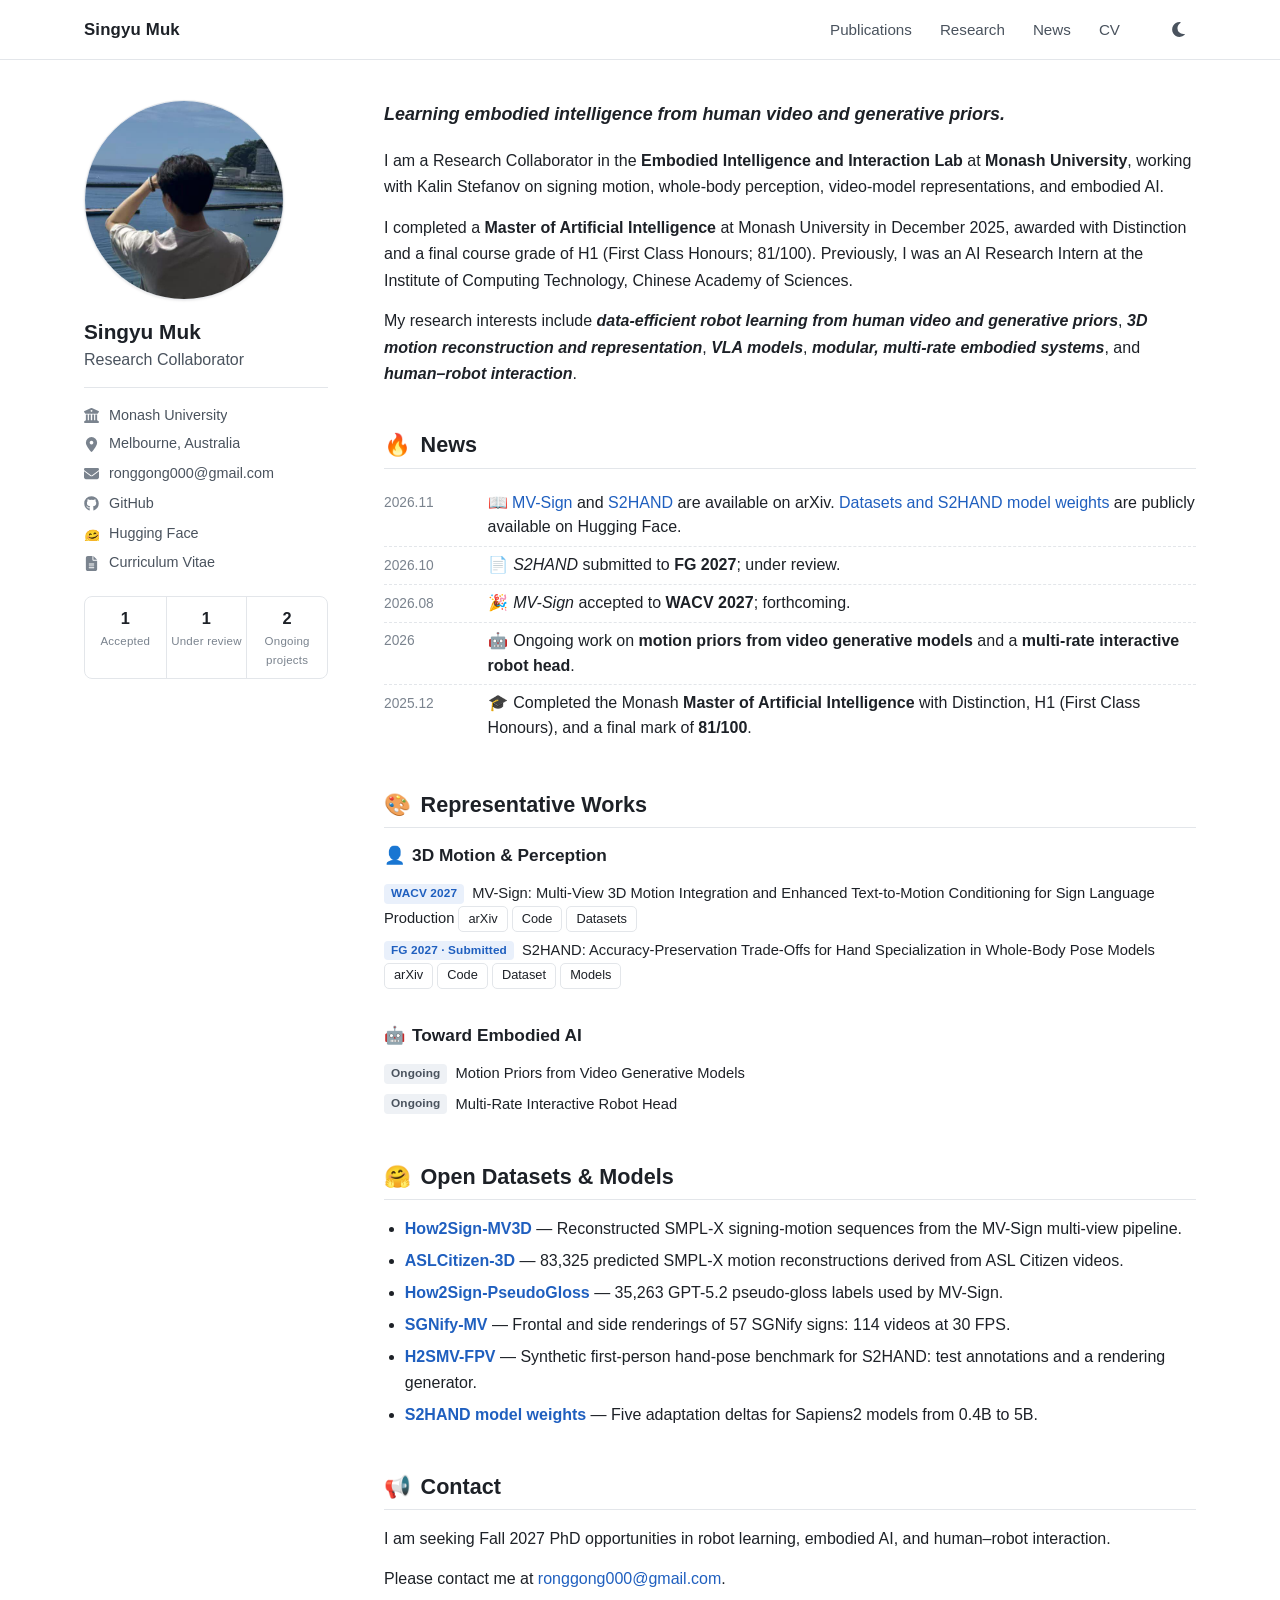
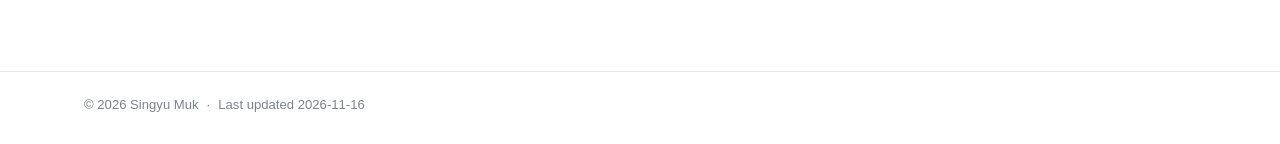
<file: index.html>
<!doctype html><html lang="en"><head><meta charset="utf-8"><meta name="viewport" content="width=device-width, initial-scale=1"><title>Singyu Muk</title><meta name="description" content="Singyu Muk — robot learning, human motion, video generative priors, and human–robot interaction."><meta name="author" content="Singyu Muk"><link rel="stylesheet" href="/assets/style.css?v=20261023"><script>(function(){try{var t=localStorage.getItem('theme');if(t)document.documentElement.setAttribute('data-theme',t)}catch(e){}})();</script></head><body class="page-home"><svg xmlns="http://www.w3.org/2000/svg" style="display:none" aria-hidden="true"><!-- Icons: Font Awesome Free 6.5.2, CC BY 4.0, https://fontawesome.com/license/free --><symbol id="i-envelope" viewBox="0 0 512 512"><path d="M48 64Q28 65 14 78Q1 92 0 112Q1 136 19 150L237 314Q256 326 275 314L493 150Q511 136 512 112Q511 92 498 78Q484 65 464 64H48ZM0 176V384V176V384Q1 411 19 429Q37 447 64 448H448Q475 447 493 429Q511 411 512 384V176L294 339Q277 352 256 352Q235 352 218 339L0 176Z"/></symbol><symbol id="i-location-dot" viewBox="0 0 384 512"><path d="M216 499Q243 466 282 410Q321 355 352 296Q382 237 384 192Q382 110 328 56Q274 2 192 0Q110 2 56 56Q2 110 0 192Q2 237 32 296Q63 355 102 410Q141 466 168 499Q178 511 192 511Q206 511 216 499ZM192 128Q228 129 247 160Q265 192 247 224Q228 255 192 256Q156 255 137 224Q119 192 137 160Q156 129 192 128Z"/></symbol><symbol id="i-building-columns" viewBox="0 0 512 512"><path d="M243 3 19 99 243 3 19 99Q-3 110 1 134Q7 158 32 160V168Q34 190 56 192H456Q478 190 480 168V160Q505 158 511 134Q515 110 493 99L269 3Q256 -3 243 3ZM128 224H64H128H64V420Q63 421 62 421L14 453Q-4 467 1 489Q9 511 32 512H480Q503 511 511 489Q516 467 498 453L450 421Q449 421 449 421Q448 421 448 420V224H384V416H344V224H280V416H232V224H168V416H128V224ZM256 64Q270 64 279 73Q288 82 288 96Q288 110 279 119Q270 128 256 128Q242 128 233 119Q224 110 224 96Q224 82 233 73Q242 64 256 64Z"/></symbol><symbol id="i-moon" viewBox="0 0 384 512"><path d="M224 32Q161 33 111 63Q60 92 30 143Q1 193 0 256Q1 319 31 369Q60 420 111 449Q161 479 224 480Q317 478 379 417Q387 408 382 398Q377 388 365 389Q351 392 335 392Q261 390 211 340Q162 291 160 216Q160 166 184 126Q209 86 249 63Q259 57 257 45Q254 35 242 33Q233 32 223 32Z"/></symbol><symbol id="i-sun" viewBox="0 0 512 512"><path d="M362 1Q369 5 371 13L391 121L499 141Q507 143 511 150Q514 158 509 166L447 256L509 346Q514 354 511 362Q507 369 499 371L391 391L371 499Q369 507 362 511Q354 514 346 509L256 447L166 509Q158 514 151 511Q143 507 141 499L121 391L13 371Q5 369 1 362Q-2 354 3 346L65 256L3 166Q-2 158 1 151Q5 143 13 141L121 121L141 13Q143 5 151 1Q158 -2 166 3L256 65L346 3Q354 -2 362 1ZM160 256Q160 230 173 208Q186 186 208 173Q231 160 256 160Q281 160 304 173Q326 186 339 208Q352 230 352 256Q352 282 339 304Q326 326 304 339Q281 352 256 352Q231 352 208 339Q186 326 173 304Q160 282 160 256ZM384 256Q384 221 367 192Q350 163 320 145Q290 128 256 128Q222 128 192 145Q162 163 145 192Q128 221 128 256Q128 291 145 320Q162 349 192 367Q222 384 256 384Q290 384 320 367Q350 349 367 320Q384 291 384 256Z"/></symbol><symbol id="i-file-lines" viewBox="0 0 384 512"><path d="M64 0Q37 1 19 19Q1 37 0 64V448Q1 475 19 493Q37 511 64 512H320Q347 511 365 493Q383 475 384 448V160H256Q242 160 233 151Q224 142 224 128V0H64ZM256 0V128V0V128H384L256 0ZM112 256H272H112H272Q287 257 288 272Q287 287 272 288H112Q97 287 96 272Q97 257 112 256ZM112 320H272H112H272Q287 321 288 336Q287 351 272 352H112Q97 351 96 336Q97 321 112 320ZM112 384H272H112H272Q287 385 288 400Q287 415 272 416H112Q97 415 96 400Q97 385 112 384Z"/></symbol><symbol id="i-bars" viewBox="0 0 448 512"><path d="M0 96Q0 82 9 73Q18 64 32 64H416Q430 64 439 73Q448 82 448 96Q448 110 439 119Q430 128 416 128H32Q18 128 9 119Q0 110 0 96ZM0 256Q0 242 9 233Q18 224 32 224H416Q430 224 439 233Q448 242 448 256Q448 270 439 279Q430 288 416 288H32Q18 288 9 279Q0 270 0 256ZM448 416Q448 430 439 439Q430 448 416 448H32Q18 448 9 439Q0 430 0 416Q0 402 9 393Q18 384 32 384H416Q430 384 439 393Q448 402 448 416Z"/></symbol><symbol id="i-github" viewBox="0 0 496 512"><path d="M166 397Q165 401 161 401Q155 401 155 397Q156 394 160 394Q165 394 166 397ZM135 393Q134 396 139 398Q144 399 145 396Q146 392 141 391Q136 390 135 393ZM179 391Q174 392 174 396Q175 399 180 399Q185 397 185 394Q184 391 179 391ZM245 8Q138 10 70 78Q2 146 0 252Q1 337 47 401Q93 465 170 491Q188 492 187 479Q187 475 187 464Q187 441 187 418Q185 418 168 420Q150 421 130 416Q110 410 102 388Q102 386 94 372Q86 359 74 351Q72 350 66 343Q59 337 76 336Q77 335 90 340Q103 344 114 362Q132 389 153 389Q175 389 187 383Q191 359 203 349Q159 347 126 327Q93 308 91 238Q91 218 97 205Q102 192 114 180Q112 174 110 156Q108 138 117 112Q135 109 159 123Q184 136 186 139Q186 139 186 139Q216 130 249 130Q281 130 312 139Q312 138 325 130Q337 122 353 116Q369 109 381 112Q390 138 388 156Q386 174 383 180Q395 192 402 205Q409 218 409 238Q408 286 392 309Q375 331 349 339Q323 347 294 349Q310 360 311 395Q311 432 311 461Q311 474 311 479Q310 492 328 491Q404 465 450 401Q495 337 496 252Q495 182 462 127Q428 72 372 40Q315 9 245 8ZM97 353Q95 355 98 358Q101 361 103 359Q105 357 102 354Q100 351 97 353ZM86 345Q86 347 89 349Q92 350 93 348Q94 346 91 344Q88 343 86 345ZM119 380Q117 383 120 387Q124 390 127 388Q128 385 125 381Q121 378 119 380ZM107 366Q105 368 107 372Q110 375 113 374Q115 372 113 368Q110 364 107 366Z"/></symbol></svg><a class="skip-link" href="#main">Skip to content</a><header class="masthead"><div class="container masthead-inner"><a class="site-title" href="/">Singyu Muk</a><nav class="nav" id="site-nav" aria-label="Main"><a href="/publications/">Publications</a><a href="/research/">Research</a><a href="/news/">News</a><a href="/cv/">CV</a></nav><div class="masthead-actions"><button class="icon-btn theme-toggle" type="button" aria-label="Toggle dark mode" title="Toggle dark mode"><svg class="icon show-light" aria-hidden="true"><use href="#i-moon"/></svg><svg class="icon show-dark" aria-hidden="true"><use href="#i-sun"/></svg></button><button class="icon-btn nav-toggle" type="button" aria-label="Menu" aria-controls="site-nav" aria-expanded="false"><svg class="icon" aria-hidden="true"><use href="#i-bars"/></svg></button></div></div></header><div class="container layout"><aside class="sidebar"><div class="profile"><a class="avatar-link" href="/"><img class="avatar" src="/images/avatar.png" alt="Singyu Muk" width="240" height="240"></a><div class="profile-id"><p class="profile-name">Singyu Muk</p><p class="profile-position">Research Collaborator</p></div></div><ul class="profile-meta"><li class="wrap"><svg class="icon" aria-hidden="true"><use href="#i-building-columns"/></svg><span>Monash University</span></li><li class=""><svg class="icon" aria-hidden="true"><use href="#i-location-dot"/></svg><span>Melbourne, Australia</span></li><li class=""><svg class="icon" aria-hidden="true"><use href="#i-envelope"/></svg><a href="mailto:ronggong000@gmail.com">ronggong000@gmail.com</a></li><li class=""><svg class="icon" aria-hidden="true"><use href="#i-github"/></svg><a href="https://github.com/ronggong000" rel="me noopener">GitHub</a></li><li><span class="icon" aria-hidden="true">🤗</span><a href="https://huggingface.co/mage0001" rel="me noopener">Hugging Face</a></li><li class=""><svg class="icon" aria-hidden="true"><use href="#i-file-lines"/></svg><a href="/cv/">Curriculum Vitae</a></li></ul><a class="profile-stats" href="/publications/" title="Publication and manuscript status"><span><strong>1</strong>Accepted</span><span><strong>1</strong>Under review</span><span><strong>2</strong>Ongoing projects</span></a></aside><main class="content" id="main"><p class="tagline">Learning embodied intelligence from human video and generative priors.</p><div class="prose intro"><p>I am a Research Collaborator in the <strong>Embodied Intelligence and Interaction Lab</strong> at <strong>Monash University</strong>, working with Kalin Stefanov on signing motion, whole-body perception, video-model representations, and embodied AI.</p><p>I completed a <strong>Master of Artificial Intelligence</strong> at Monash University in December 2025, awarded with Distinction and a final course grade of H1 (First Class Honours; 81/100). Previously, I was an AI Research Intern at the Institute of Computing Technology, Chinese Academy of Sciences.</p><p>My research interests include <strong><em>data-efficient robot learning from human video and generative priors</em></strong>, <strong><em>3D motion reconstruction and representation</em></strong>, <strong><em>VLA models</em></strong>, <strong><em>modular, multi-rate embodied systems</em></strong>, and <strong><em>human–robot interaction</em></strong>.</p></div><section class="section" id="news"><h2 class="section-title"><span class="emoji">🔥</span>News</h2><ul class="news-list"><li class="news-item"><time>2026.11</time><span class="news-text">📖 <a href="https://arxiv.org/abs/2611.07811">MV-Sign</a> and <a href="https://arxiv.org/abs/2611.10416">S2HAND</a> are available on arXiv. <a href="/research/#datasets">Datasets and S2HAND model weights</a> are publicly available on Hugging Face.</span></li><li class="news-item"><time>2026.10</time><span class="news-text"><span class="emoji">📄</span><em>S2HAND</em> submitted to <strong>FG 2027</strong>; under review.</span></li><li class="news-item"><time>2026.08</time><span class="news-text"><span class="emoji">🎉</span><em>MV-Sign</em> accepted to <strong>WACV 2027</strong>; forthcoming.</span></li><li class="news-item"><time>2026</time><span class="news-text"><span class="emoji">🤖</span>Ongoing work on <strong>motion priors from video generative models</strong> and a <strong>multi-rate interactive robot head</strong>.</span></li><li class="news-item"><time>2025.12</time><span class="news-text"><span class="emoji">🎓</span>Completed the Monash <strong>Master of Artificial Intelligence</strong> with Distinction, H1 (First Class Honours), and a final mark of <strong>81/100</strong>.</span></li></ul></section><section class="section" id="research"><h2 class="section-title"><span class="emoji">🎨</span>Representative Works</h2><div class="rep"><h3 class="rep-title"><span class="emoji">👤</span>3D Motion &amp; Perception</h3><ul class="rep-papers"><li><span class="badge venue">WACV 2027</span><a href="/publications/#mv-sign">MV-Sign: Multi-View 3D Motion Integration and Enhanced Text-to-Motion Conditioning for Sign Language Production</a> <a class="btn" href="https://arxiv.org/abs/2611.07811">arXiv</a> <a class="btn" href="https://github.com/ronggong000/MV-Sign">Code</a> <a class="btn" href="/research/#datasets">Datasets</a></li><li><span class="badge venue">FG 2027 · Submitted</span><a href="/publications/#s2hand">S2HAND: Accuracy-Preservation Trade-Offs for Hand Specialization in Whole-Body Pose Models</a> <a class="btn" href="https://arxiv.org/abs/2611.10416">arXiv</a> <a class="btn" href="https://github.com/ronggong000/S2HAND">Code</a> <a class="btn" href="https://huggingface.co/datasets/mage0001/H2SMV-FPV">Dataset</a> <a class="btn" href="https://huggingface.co/mage0001/S2HAND">Models</a></li></ul></div><div class="rep"><h3 class="rep-title"><span class="emoji">🤖</span>Toward Embodied AI</h3><ul class="rep-papers"><li><span class="badge venue is-preprint">Ongoing</span><a href="/research/#ongoing">Motion Priors from Video Generative Models</a></li><li><span class="badge venue is-preprint">Ongoing</span><a href="/research/#ongoing">Multi-Rate Interactive Robot Head</a></li></ul></div></section><section class="section" id="datasets"><h2 class="section-title"><span class="emoji">🤗</span>Open Datasets &amp; Models</h2><div class="prose"><ul><li><a href="https://huggingface.co/datasets/mage0001/How2Sign-MV3D"><strong>How2Sign-MV3D</strong></a> — Reconstructed SMPL-X signing-motion sequences from the MV-Sign multi-view pipeline.</li><li><a href="https://huggingface.co/datasets/mage0001/ASLCitizen-3D"><strong>ASLCitizen-3D</strong></a> — 83,325 predicted SMPL-X motion reconstructions derived from ASL Citizen videos.</li><li><a href="https://huggingface.co/datasets/mage0001/How2Sign-PseudoGloss"><strong>How2Sign-PseudoGloss</strong></a> — 35,263 GPT-5.2 pseudo-gloss labels used by MV-Sign.</li><li><a href="https://huggingface.co/datasets/mage0001/SGNify-MV"><strong>SGNify-MV</strong></a> — Frontal and side renderings of 57 SGNify signs: 114 videos at 30 FPS.</li><li><a href="https://huggingface.co/datasets/mage0001/H2SMV-FPV"><strong>H2SMV-FPV</strong></a> — Synthetic first-person hand-pose benchmark for S2HAND: test annotations and a rendering generator.</li><li><a href="https://huggingface.co/mage0001/S2HAND"><strong>S2HAND model weights</strong></a> — Five adaptation deltas for Sapiens2 models from 0.4B to 5B.</li></ul></div></section><section class="section" id="contact"><h2 class="section-title"><span class="emoji">📢</span>Contact</h2><div class="prose"><p>I am seeking Fall 2027 PhD opportunities in robot learning, embodied AI, and human–robot interaction.</p><p>Please contact me at <a href="mailto:ronggong000@gmail.com">ronggong000@gmail.com</a>.</p></div></section></main></div><footer class="site-footer"><div class="container"><span>© 2026 Singyu Muk</span><span class="sep">·</span><span>Last updated 2026-11-16</span></div></footer><script src="/assets/main.js?v=20261023" defer></script></body></html>
</file>
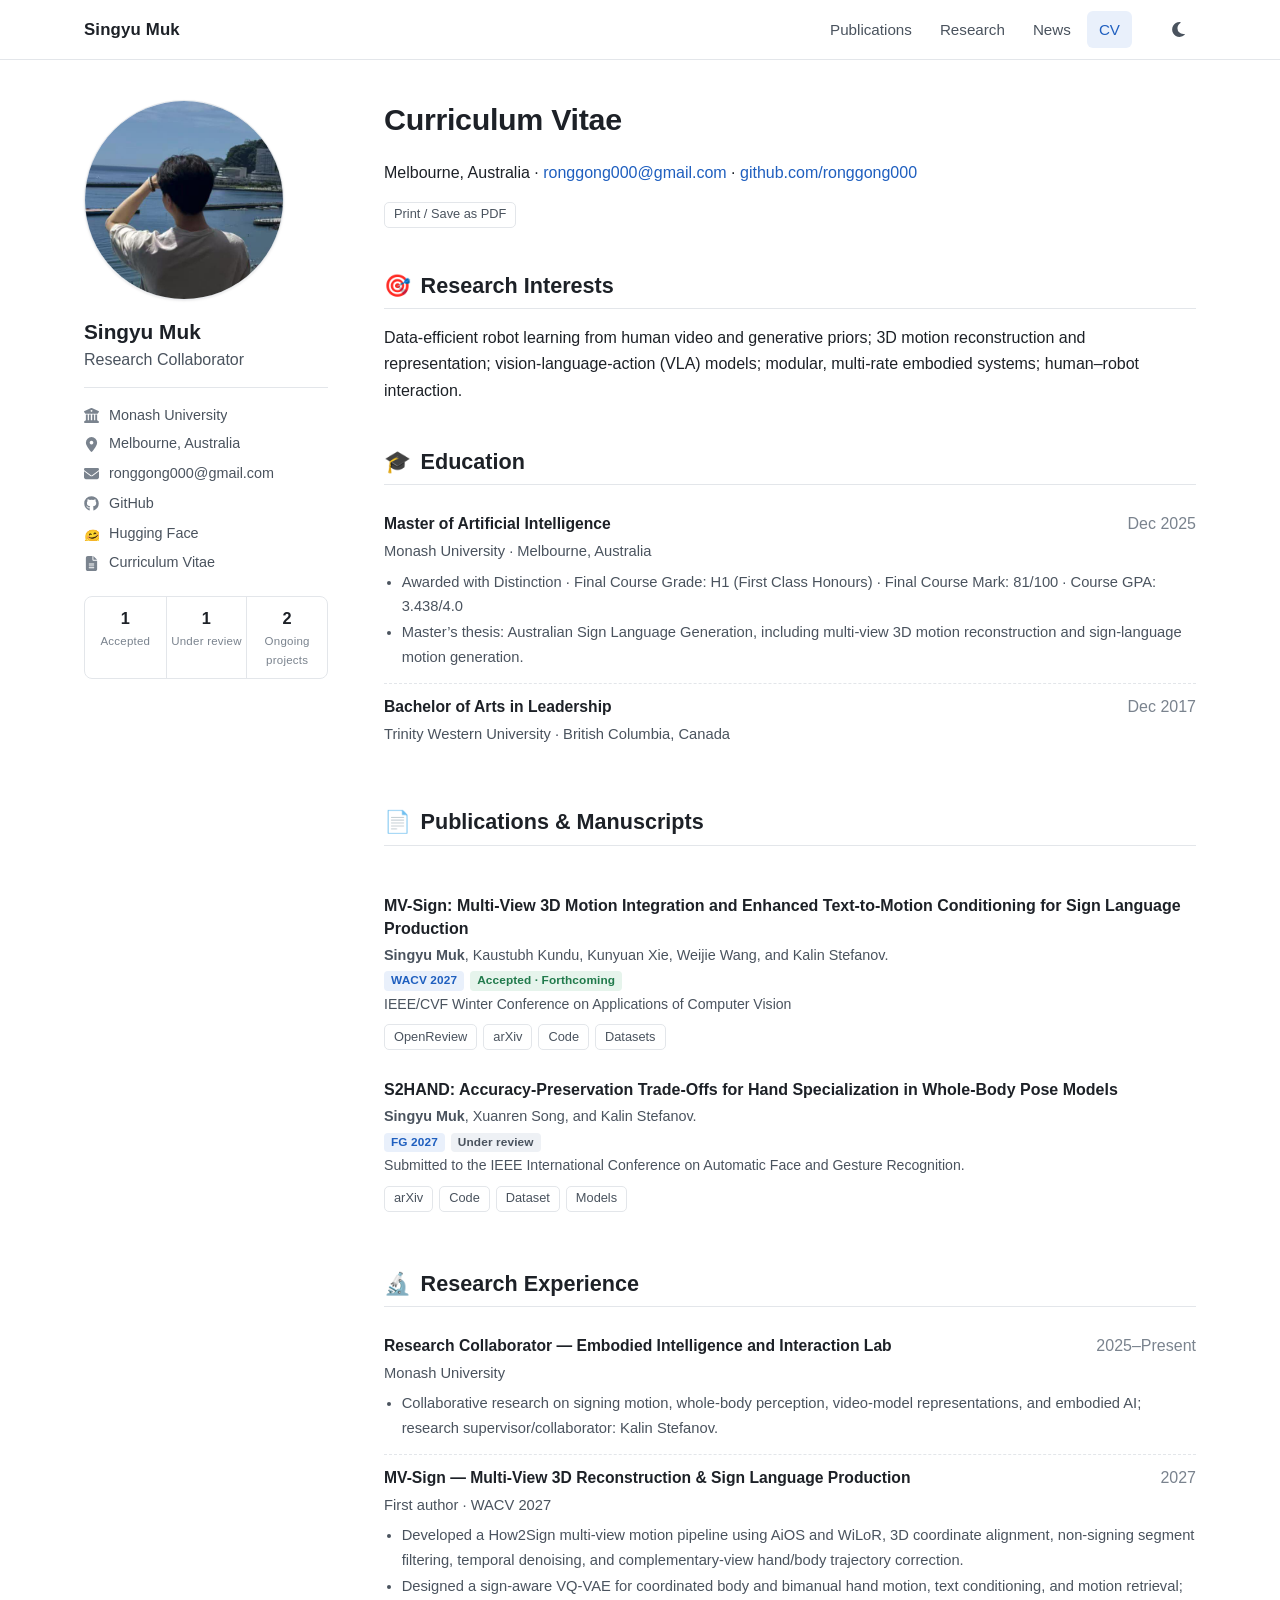
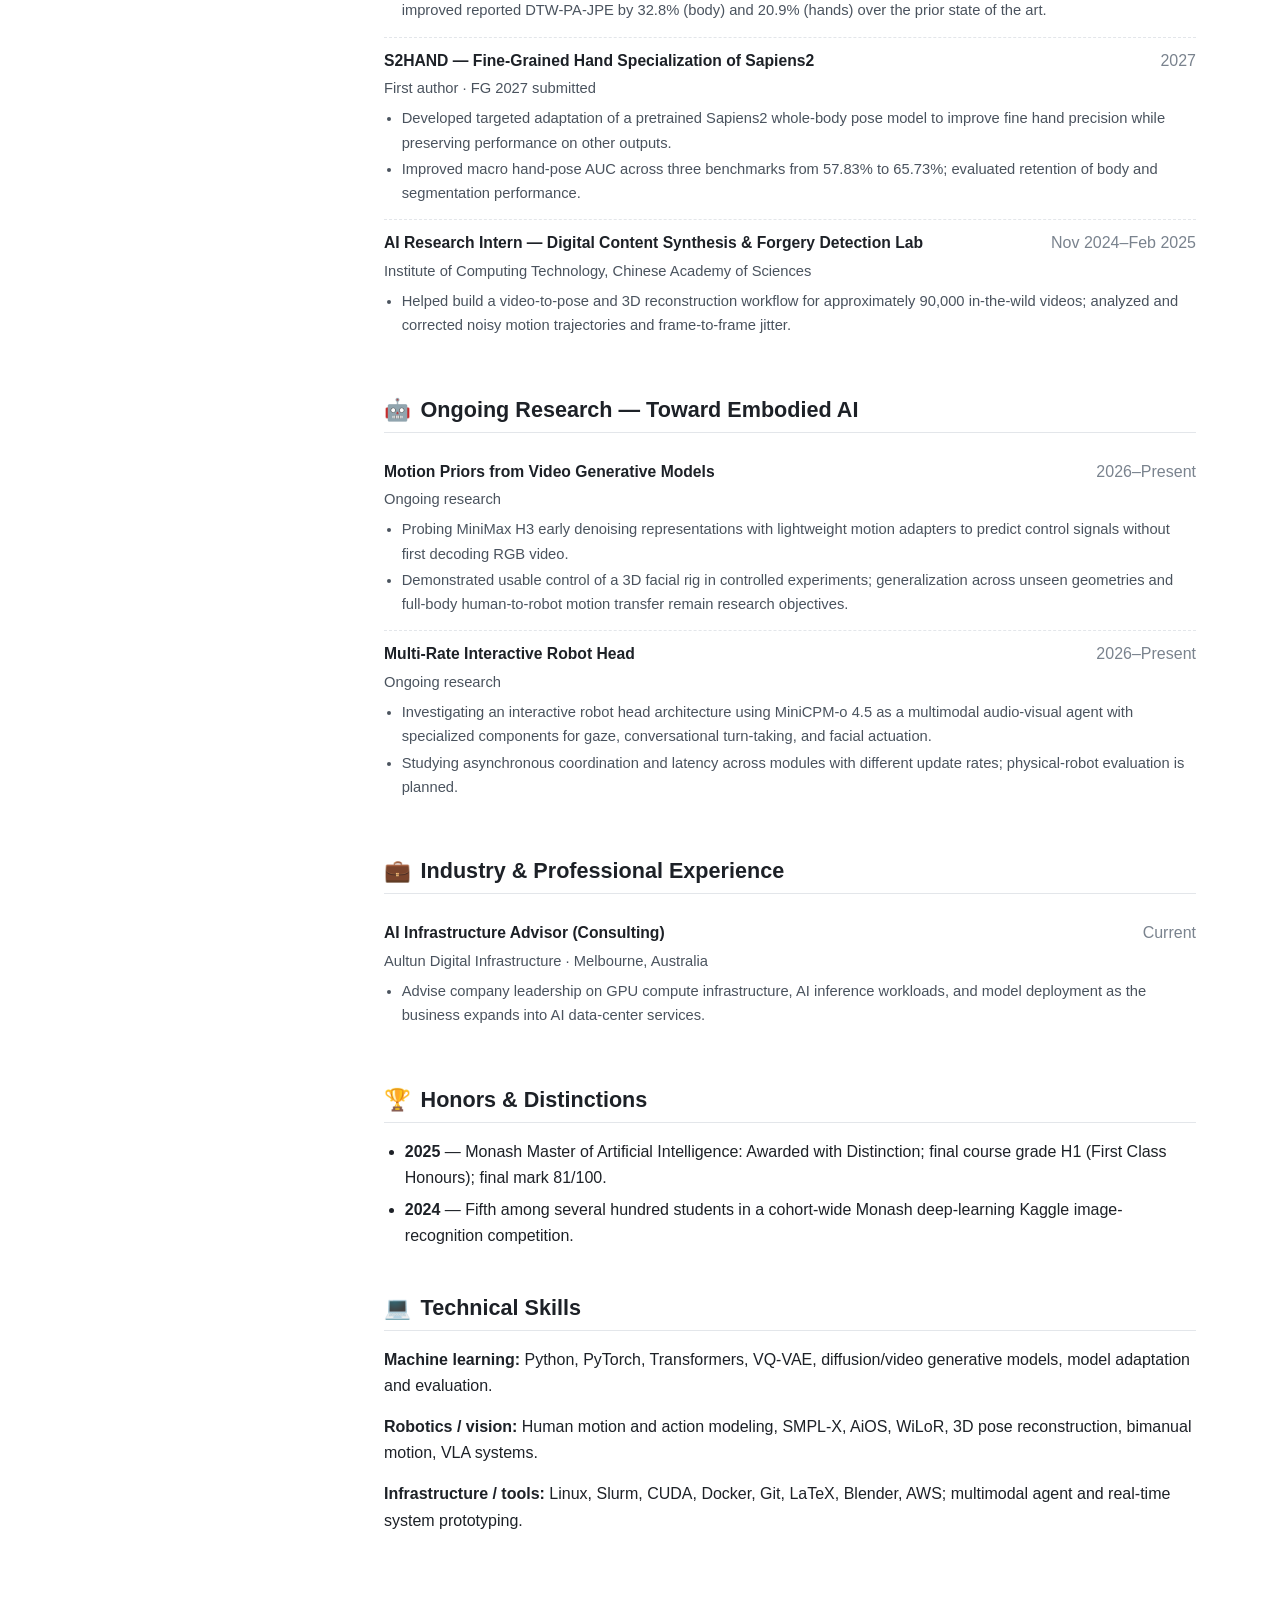
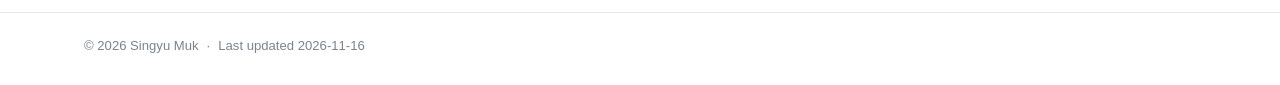
<file: cv/index.html>
<!doctype html><html lang="en"><head><meta charset="utf-8"><meta name="viewport" content="width=device-width, initial-scale=1"><title>CV · Singyu Muk</title><meta name="description" content="Singyu Muk — robot learning, human motion, video generative priors, and human–robot interaction."><meta name="author" content="Singyu Muk"><link rel="stylesheet" href="/assets/style.css?v=20261023"><script>(function(){try{var t=localStorage.getItem('theme');if(t)document.documentElement.setAttribute('data-theme',t)}catch(e){}})();</script></head><body class="page-cv"><svg xmlns="http://www.w3.org/2000/svg" style="display:none" aria-hidden="true"><!-- Icons: Font Awesome Free 6.5.2, CC BY 4.0, https://fontawesome.com/license/free --><symbol id="i-envelope" viewBox="0 0 512 512"><path d="M48 64Q28 65 14 78Q1 92 0 112Q1 136 19 150L237 314Q256 326 275 314L493 150Q511 136 512 112Q511 92 498 78Q484 65 464 64H48ZM0 176V384V176V384Q1 411 19 429Q37 447 64 448H448Q475 447 493 429Q511 411 512 384V176L294 339Q277 352 256 352Q235 352 218 339L0 176Z"/></symbol><symbol id="i-location-dot" viewBox="0 0 384 512"><path d="M216 499Q243 466 282 410Q321 355 352 296Q382 237 384 192Q382 110 328 56Q274 2 192 0Q110 2 56 56Q2 110 0 192Q2 237 32 296Q63 355 102 410Q141 466 168 499Q178 511 192 511Q206 511 216 499ZM192 128Q228 129 247 160Q265 192 247 224Q228 255 192 256Q156 255 137 224Q119 192 137 160Q156 129 192 128Z"/></symbol><symbol id="i-building-columns" viewBox="0 0 512 512"><path d="M243 3 19 99 243 3 19 99Q-3 110 1 134Q7 158 32 160V168Q34 190 56 192H456Q478 190 480 168V160Q505 158 511 134Q515 110 493 99L269 3Q256 -3 243 3ZM128 224H64H128H64V420Q63 421 62 421L14 453Q-4 467 1 489Q9 511 32 512H480Q503 511 511 489Q516 467 498 453L450 421Q449 421 449 421Q448 421 448 420V224H384V416H344V224H280V416H232V224H168V416H128V224ZM256 64Q270 64 279 73Q288 82 288 96Q288 110 279 119Q270 128 256 128Q242 128 233 119Q224 110 224 96Q224 82 233 73Q242 64 256 64Z"/></symbol><symbol id="i-moon" viewBox="0 0 384 512"><path d="M224 32Q161 33 111 63Q60 92 30 143Q1 193 0 256Q1 319 31 369Q60 420 111 449Q161 479 224 480Q317 478 379 417Q387 408 382 398Q377 388 365 389Q351 392 335 392Q261 390 211 340Q162 291 160 216Q160 166 184 126Q209 86 249 63Q259 57 257 45Q254 35 242 33Q233 32 223 32Z"/></symbol><symbol id="i-sun" viewBox="0 0 512 512"><path d="M362 1Q369 5 371 13L391 121L499 141Q507 143 511 150Q514 158 509 166L447 256L509 346Q514 354 511 362Q507 369 499 371L391 391L371 499Q369 507 362 511Q354 514 346 509L256 447L166 509Q158 514 151 511Q143 507 141 499L121 391L13 371Q5 369 1 362Q-2 354 3 346L65 256L3 166Q-2 158 1 151Q5 143 13 141L121 121L141 13Q143 5 151 1Q158 -2 166 3L256 65L346 3Q354 -2 362 1ZM160 256Q160 230 173 208Q186 186 208 173Q231 160 256 160Q281 160 304 173Q326 186 339 208Q352 230 352 256Q352 282 339 304Q326 326 304 339Q281 352 256 352Q231 352 208 339Q186 326 173 304Q160 282 160 256ZM384 256Q384 221 367 192Q350 163 320 145Q290 128 256 128Q222 128 192 145Q162 163 145 192Q128 221 128 256Q128 291 145 320Q162 349 192 367Q222 384 256 384Q290 384 320 367Q350 349 367 320Q384 291 384 256Z"/></symbol><symbol id="i-file-lines" viewBox="0 0 384 512"><path d="M64 0Q37 1 19 19Q1 37 0 64V448Q1 475 19 493Q37 511 64 512H320Q347 511 365 493Q383 475 384 448V160H256Q242 160 233 151Q224 142 224 128V0H64ZM256 0V128V0V128H384L256 0ZM112 256H272H112H272Q287 257 288 272Q287 287 272 288H112Q97 287 96 272Q97 257 112 256ZM112 320H272H112H272Q287 321 288 336Q287 351 272 352H112Q97 351 96 336Q97 321 112 320ZM112 384H272H112H272Q287 385 288 400Q287 415 272 416H112Q97 415 96 400Q97 385 112 384Z"/></symbol><symbol id="i-bars" viewBox="0 0 448 512"><path d="M0 96Q0 82 9 73Q18 64 32 64H416Q430 64 439 73Q448 82 448 96Q448 110 439 119Q430 128 416 128H32Q18 128 9 119Q0 110 0 96ZM0 256Q0 242 9 233Q18 224 32 224H416Q430 224 439 233Q448 242 448 256Q448 270 439 279Q430 288 416 288H32Q18 288 9 279Q0 270 0 256ZM448 416Q448 430 439 439Q430 448 416 448H32Q18 448 9 439Q0 430 0 416Q0 402 9 393Q18 384 32 384H416Q430 384 439 393Q448 402 448 416Z"/></symbol><symbol id="i-github" viewBox="0 0 496 512"><path d="M166 397Q165 401 161 401Q155 401 155 397Q156 394 160 394Q165 394 166 397ZM135 393Q134 396 139 398Q144 399 145 396Q146 392 141 391Q136 390 135 393ZM179 391Q174 392 174 396Q175 399 180 399Q185 397 185 394Q184 391 179 391ZM245 8Q138 10 70 78Q2 146 0 252Q1 337 47 401Q93 465 170 491Q188 492 187 479Q187 475 187 464Q187 441 187 418Q185 418 168 420Q150 421 130 416Q110 410 102 388Q102 386 94 372Q86 359 74 351Q72 350 66 343Q59 337 76 336Q77 335 90 340Q103 344 114 362Q132 389 153 389Q175 389 187 383Q191 359 203 349Q159 347 126 327Q93 308 91 238Q91 218 97 205Q102 192 114 180Q112 174 110 156Q108 138 117 112Q135 109 159 123Q184 136 186 139Q186 139 186 139Q216 130 249 130Q281 130 312 139Q312 138 325 130Q337 122 353 116Q369 109 381 112Q390 138 388 156Q386 174 383 180Q395 192 402 205Q409 218 409 238Q408 286 392 309Q375 331 349 339Q323 347 294 349Q310 360 311 395Q311 432 311 461Q311 474 311 479Q310 492 328 491Q404 465 450 401Q495 337 496 252Q495 182 462 127Q428 72 372 40Q315 9 245 8ZM97 353Q95 355 98 358Q101 361 103 359Q105 357 102 354Q100 351 97 353ZM86 345Q86 347 89 349Q92 350 93 348Q94 346 91 344Q88 343 86 345ZM119 380Q117 383 120 387Q124 390 127 388Q128 385 125 381Q121 378 119 380ZM107 366Q105 368 107 372Q110 375 113 374Q115 372 113 368Q110 364 107 366Z"/></symbol></svg><a class="skip-link" href="#main">Skip to content</a><header class="masthead"><div class="container masthead-inner"><a class="site-title" href="/">Singyu Muk</a><nav class="nav" id="site-nav" aria-label="Main"><a href="/publications/">Publications</a><a href="/research/">Research</a><a href="/news/">News</a><a href="/cv/" class="active">CV</a></nav><div class="masthead-actions"><button class="icon-btn theme-toggle" type="button" aria-label="Toggle dark mode" title="Toggle dark mode"><svg class="icon show-light" aria-hidden="true"><use href="#i-moon"/></svg><svg class="icon show-dark" aria-hidden="true"><use href="#i-sun"/></svg></button><button class="icon-btn nav-toggle" type="button" aria-label="Menu" aria-controls="site-nav" aria-expanded="false"><svg class="icon" aria-hidden="true"><use href="#i-bars"/></svg></button></div></div></header><div class="container layout"><aside class="sidebar"><div class="profile"><a class="avatar-link" href="/"><img class="avatar" src="/images/avatar.png" alt="Singyu Muk" width="240" height="240"></a><div class="profile-id"><p class="profile-name">Singyu Muk</p><p class="profile-position">Research Collaborator</p></div></div><ul class="profile-meta"><li class="wrap"><svg class="icon" aria-hidden="true"><use href="#i-building-columns"/></svg><span>Monash University</span></li><li class=""><svg class="icon" aria-hidden="true"><use href="#i-location-dot"/></svg><span>Melbourne, Australia</span></li><li class=""><svg class="icon" aria-hidden="true"><use href="#i-envelope"/></svg><a href="mailto:ronggong000@gmail.com">ronggong000@gmail.com</a></li><li class=""><svg class="icon" aria-hidden="true"><use href="#i-github"/></svg><a href="https://github.com/ronggong000" rel="me noopener">GitHub</a></li><li><span class="icon" aria-hidden="true">🤗</span><a href="https://huggingface.co/mage0001" rel="me noopener">Hugging Face</a></li><li class=""><svg class="icon" aria-hidden="true"><use href="#i-file-lines"/></svg><a href="/cv/">Curriculum Vitae</a></li></ul><a class="profile-stats" href="/publications/" title="Publication and manuscript status"><span><strong>1</strong>Accepted</span><span><strong>1</strong>Under review</span><span><strong>2</strong>Ongoing projects</span></a></aside><main class="content" id="main"><h1 class="page-title">Curriculum Vitae</h1><p>Melbourne, Australia · <a href="mailto:ronggong000@gmail.com">ronggong000@gmail.com</a> · <a href="https://github.com/ronggong000">github.com/ronggong000</a></p><button class="btn print-cv" type="button">Print / Save as PDF</button><section class="section" id=""><h2 class="section-title"><span class="emoji">🎯</span>Research Interests</h2><div class="prose"><p>Data-efficient robot learning from human video and generative priors; 3D motion reconstruction and representation; vision-language-action (VLA) models; modular, multi-rate embodied systems; human–robot interaction.</p></div></section><section class="section" id="education"><h2 class="section-title"><span class="emoji">🎓</span>Education</h2><article class="cv-item"><div class="cv-head"><strong class="cv-title">Master of Artificial Intelligence</strong><span class="cv-date">Dec 2025</span></div><div class="cv-org">Monash University · Melbourne, Australia</div><ul class="cv-details"><li>Awarded with Distinction · Final Course Grade: H1 (First Class Honours) · Final Course Mark: 81/100 · Course GPA: 3.438/4.0</li><li>Master’s thesis: Australian Sign Language Generation, including multi-view 3D motion reconstruction and sign-language motion generation.</li></ul></article><article class="cv-item"><div class="cv-head"><strong class="cv-title">Bachelor of Arts in Leadership</strong><span class="cv-date">Dec 2017</span></div><div class="cv-org">Trinity Western University · British Columbia, Canada</div><ul class="cv-details"></ul></article></section><section class="section" id=""><h2 class="section-title"><span class="emoji">📄</span>Publications &amp; Manuscripts</h2><div class="pub-group"><article class="pub" id="mv-sign"><div class="pub-body"><h3 class="pub-title">MV-Sign: Multi-View 3D Motion Integration and Enhanced Text-to-Motion Conditioning for Sign Language Production</h3><p class="pub-authors"><strong class="me">Singyu Muk</strong>, Kaustubh Kundu, Kunyuan Xie, Weijie Wang, and Kalin Stefanov.</p><p class="pub-venue"><span class="badge venue">WACV 2027</span><span class="badge note">Accepted · Forthcoming</span><br>IEEE/CVF Winter Conference on Applications of Computer Vision</p><div class="pub-links"><a class="btn" href="https://openreview.net/forum?id=Na9RGcLHpR">OpenReview</a><a class="btn" href="https://arxiv.org/abs/2611.07811">arXiv</a><a class="btn" href="https://github.com/ronggong000/MV-Sign">Code</a> <a class="btn" href="/research/#datasets">Datasets</a></div></div></article><article class="pub" id="s2hand"><div class="pub-body"><h3 class="pub-title">S2HAND: Accuracy-Preservation Trade-Offs for Hand Specialization in Whole-Body Pose Models</h3><p class="pub-authors"><strong class="me">Singyu Muk</strong>, Xuanren Song, and Kalin Stefanov.</p><p class="pub-venue"><span class="badge venue">FG 2027</span><span class="badge rank">Under review</span><br>Submitted to the IEEE International Conference on Automatic Face and Gesture Recognition.</p><div class="pub-links"><a class="btn" href="https://arxiv.org/abs/2611.10416">arXiv</a> <a class="btn" href="https://github.com/ronggong000/S2HAND">Code</a> <a class="btn" href="https://huggingface.co/datasets/mage0001/H2SMV-FPV">Dataset</a> <a class="btn" href="https://huggingface.co/mage0001/S2HAND">Models</a></div></div></article></div></section><section class="section" id="experience"><h2 class="section-title"><span class="emoji">🔬</span>Research Experience</h2><article class="cv-item"><div class="cv-head"><strong class="cv-title">Research Collaborator — Embodied Intelligence and Interaction Lab</strong><span class="cv-date">2025–Present</span></div><div class="cv-org">Monash University</div><ul class="cv-details"><li>Collaborative research on signing motion, whole-body perception, video-model representations, and embodied AI; research supervisor/collaborator: Kalin Stefanov.</li></ul></article><article class="cv-item"><div class="cv-head"><strong class="cv-title">MV-Sign — Multi-View 3D Reconstruction &amp; Sign Language Production</strong><span class="cv-date">2027</span></div><div class="cv-org">First author · WACV 2027</div><ul class="cv-details"><li>Developed a How2Sign multi-view motion pipeline using AiOS and WiLoR, 3D coordinate alignment, non-signing segment filtering, temporal denoising, and complementary-view hand/body trajectory correction.</li><li>Designed a sign-aware VQ-VAE for coordinated body and bimanual hand motion, text conditioning, and motion retrieval; improved reported DTW-PA-JPE by 32.8% (body) and 20.9% (hands) over the prior state of the art.</li></ul></article><article class="cv-item"><div class="cv-head"><strong class="cv-title">S2HAND — Fine-Grained Hand Specialization of Sapiens2</strong><span class="cv-date">2027</span></div><div class="cv-org">First author · FG 2027 submitted</div><ul class="cv-details"><li>Developed targeted adaptation of a pretrained Sapiens2 whole-body pose model to improve fine hand precision while preserving performance on other outputs.</li><li>Improved macro hand-pose AUC across three benchmarks from 57.83% to 65.73%; evaluated retention of body and segmentation performance.</li></ul></article><article class="cv-item"><div class="cv-head"><strong class="cv-title">AI Research Intern — Digital Content Synthesis &amp; Forgery Detection Lab</strong><span class="cv-date">Nov 2024–Feb 2025</span></div><div class="cv-org">Institute of Computing Technology, Chinese Academy of Sciences</div><ul class="cv-details"><li>Helped build a video-to-pose and 3D reconstruction workflow for approximately 90,000 in-the-wild videos; analyzed and corrected noisy motion trajectories and frame-to-frame jitter.</li></ul></article></section><section class="section" id="ongoing"><h2 class="section-title"><span class="emoji">🤖</span>Ongoing Research — Toward Embodied AI</h2><article class="cv-item"><div class="cv-head"><strong class="cv-title">Motion Priors from Video Generative Models</strong><span class="cv-date">2026–Present</span></div><div class="cv-org">Ongoing research</div><ul class="cv-details"><li>Probing MiniMax H3 early denoising representations with lightweight motion adapters to predict control signals without first decoding RGB video.</li><li>Demonstrated usable control of a 3D facial rig in controlled experiments; generalization across unseen geometries and full-body human-to-robot motion transfer remain research objectives.</li></ul></article><article class="cv-item"><div class="cv-head"><strong class="cv-title">Multi-Rate Interactive Robot Head</strong><span class="cv-date">2026–Present</span></div><div class="cv-org">Ongoing research</div><ul class="cv-details"><li>Investigating an interactive robot head architecture using MiniCPM-o 4.5 as a multimodal audio-visual agent with specialized components for gaze, conversational turn-taking, and facial actuation.</li><li>Studying asynchronous coordination and latency across modules with different update rates; physical-robot evaluation is planned.</li></ul></article></section><section class="section" id="industry"><h2 class="section-title"><span class="emoji">💼</span>Industry &amp; Professional Experience</h2><article class="cv-item"><div class="cv-head"><strong class="cv-title">AI Infrastructure Advisor (Consulting)</strong><span class="cv-date">Current</span></div><div class="cv-org">Aultun Digital Infrastructure · Melbourne, Australia</div><ul class="cv-details"><li>Advise company leadership on GPU compute infrastructure, AI inference workloads, and model deployment as the business expands into AI data-center services.</li></ul></article></section><section class="section" id="honors"><h2 class="section-title"><span class="emoji">🏆</span>Honors &amp; Distinctions</h2><div class="prose"><ul><li><strong>2025</strong> — Monash Master of Artificial Intelligence: Awarded with Distinction; final course grade H1 (First Class Honours); final mark 81/100.</li><li><strong>2024</strong> — Fifth among several hundred students in a cohort-wide Monash deep-learning Kaggle image-recognition competition.</li></ul></div></section><section class="section" id="skills"><h2 class="section-title"><span class="emoji">💻</span>Technical Skills</h2><div class="prose"><p><strong>Machine learning:</strong> Python, PyTorch, Transformers, VQ-VAE, diffusion/video generative models, model adaptation and evaluation.</p><p><strong>Robotics / vision:</strong> Human motion and action modeling, SMPL-X, AiOS, WiLoR, 3D pose reconstruction, bimanual motion, VLA systems.</p><p><strong>Infrastructure / tools:</strong> Linux, Slurm, CUDA, Docker, Git, LaTeX, Blender, AWS; multimodal agent and real-time system prototyping.</p></div></section></main></div><footer class="site-footer"><div class="container"><span>© 2026 Singyu Muk</span><span class="sep">·</span><span>Last updated 2026-11-16</span></div></footer><script src="/assets/main.js?v=20261023" defer></script></body></html>
</file>
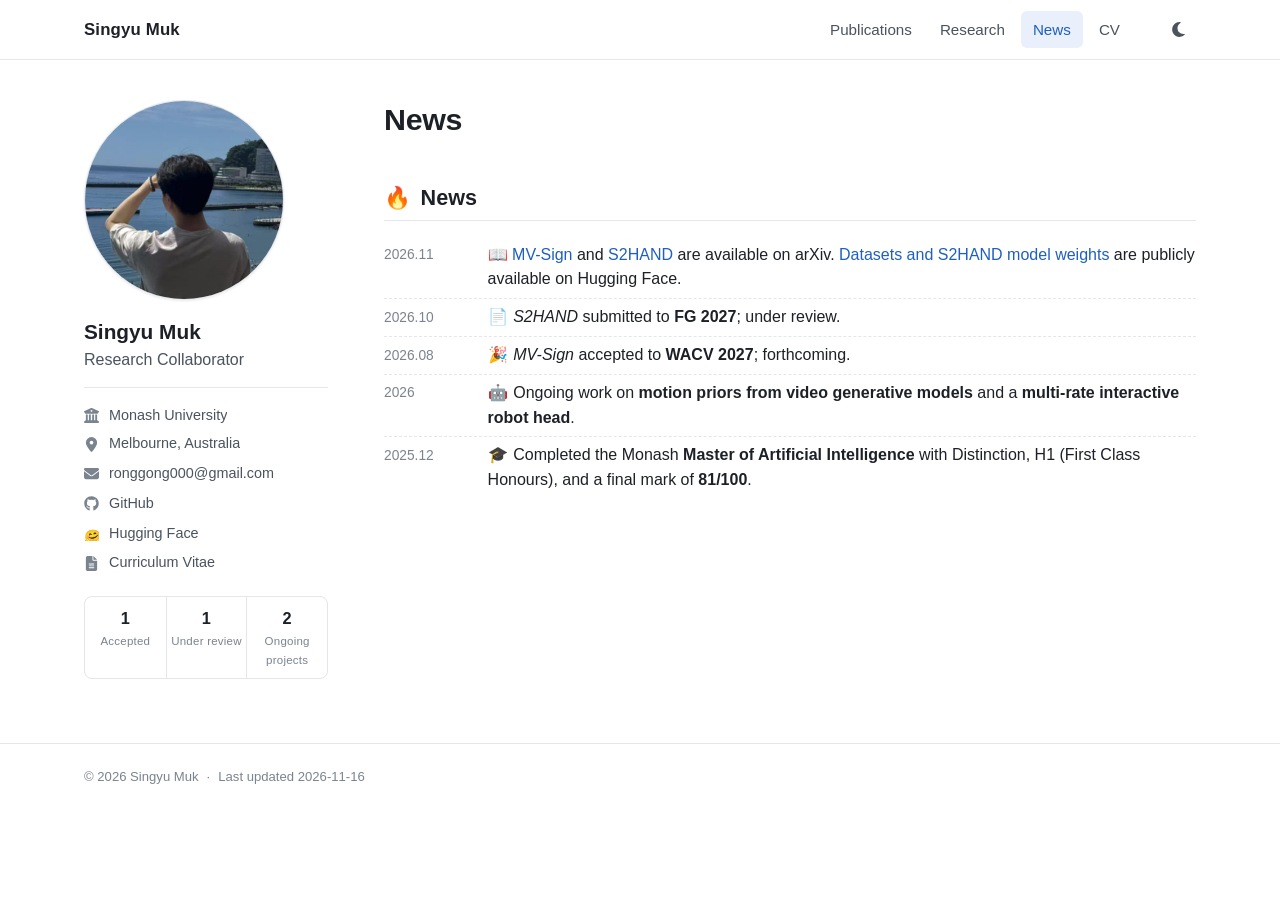
<file: news/index.html>
<!doctype html><html lang="en"><head><meta charset="utf-8"><meta name="viewport" content="width=device-width, initial-scale=1"><title>News · Singyu Muk</title><meta name="description" content="Singyu Muk — robot learning, human motion, video generative priors, and human–robot interaction."><meta name="author" content="Singyu Muk"><link rel="stylesheet" href="/assets/style.css?v=20261023"><script>(function(){try{var t=localStorage.getItem('theme');if(t)document.documentElement.setAttribute('data-theme',t)}catch(e){}})();</script></head><body class="page-news"><svg xmlns="http://www.w3.org/2000/svg" style="display:none" aria-hidden="true"><!-- Icons: Font Awesome Free 6.5.2, CC BY 4.0, https://fontawesome.com/license/free --><symbol id="i-envelope" viewBox="0 0 512 512"><path d="M48 64Q28 65 14 78Q1 92 0 112Q1 136 19 150L237 314Q256 326 275 314L493 150Q511 136 512 112Q511 92 498 78Q484 65 464 64H48ZM0 176V384V176V384Q1 411 19 429Q37 447 64 448H448Q475 447 493 429Q511 411 512 384V176L294 339Q277 352 256 352Q235 352 218 339L0 176Z"/></symbol><symbol id="i-location-dot" viewBox="0 0 384 512"><path d="M216 499Q243 466 282 410Q321 355 352 296Q382 237 384 192Q382 110 328 56Q274 2 192 0Q110 2 56 56Q2 110 0 192Q2 237 32 296Q63 355 102 410Q141 466 168 499Q178 511 192 511Q206 511 216 499ZM192 128Q228 129 247 160Q265 192 247 224Q228 255 192 256Q156 255 137 224Q119 192 137 160Q156 129 192 128Z"/></symbol><symbol id="i-building-columns" viewBox="0 0 512 512"><path d="M243 3 19 99 243 3 19 99Q-3 110 1 134Q7 158 32 160V168Q34 190 56 192H456Q478 190 480 168V160Q505 158 511 134Q515 110 493 99L269 3Q256 -3 243 3ZM128 224H64H128H64V420Q63 421 62 421L14 453Q-4 467 1 489Q9 511 32 512H480Q503 511 511 489Q516 467 498 453L450 421Q449 421 449 421Q448 421 448 420V224H384V416H344V224H280V416H232V224H168V416H128V224ZM256 64Q270 64 279 73Q288 82 288 96Q288 110 279 119Q270 128 256 128Q242 128 233 119Q224 110 224 96Q224 82 233 73Q242 64 256 64Z"/></symbol><symbol id="i-moon" viewBox="0 0 384 512"><path d="M224 32Q161 33 111 63Q60 92 30 143Q1 193 0 256Q1 319 31 369Q60 420 111 449Q161 479 224 480Q317 478 379 417Q387 408 382 398Q377 388 365 389Q351 392 335 392Q261 390 211 340Q162 291 160 216Q160 166 184 126Q209 86 249 63Q259 57 257 45Q254 35 242 33Q233 32 223 32Z"/></symbol><symbol id="i-sun" viewBox="0 0 512 512"><path d="M362 1Q369 5 371 13L391 121L499 141Q507 143 511 150Q514 158 509 166L447 256L509 346Q514 354 511 362Q507 369 499 371L391 391L371 499Q369 507 362 511Q354 514 346 509L256 447L166 509Q158 514 151 511Q143 507 141 499L121 391L13 371Q5 369 1 362Q-2 354 3 346L65 256L3 166Q-2 158 1 151Q5 143 13 141L121 121L141 13Q143 5 151 1Q158 -2 166 3L256 65L346 3Q354 -2 362 1ZM160 256Q160 230 173 208Q186 186 208 173Q231 160 256 160Q281 160 304 173Q326 186 339 208Q352 230 352 256Q352 282 339 304Q326 326 304 339Q281 352 256 352Q231 352 208 339Q186 326 173 304Q160 282 160 256ZM384 256Q384 221 367 192Q350 163 320 145Q290 128 256 128Q222 128 192 145Q162 163 145 192Q128 221 128 256Q128 291 145 320Q162 349 192 367Q222 384 256 384Q290 384 320 367Q350 349 367 320Q384 291 384 256Z"/></symbol><symbol id="i-file-lines" viewBox="0 0 384 512"><path d="M64 0Q37 1 19 19Q1 37 0 64V448Q1 475 19 493Q37 511 64 512H320Q347 511 365 493Q383 475 384 448V160H256Q242 160 233 151Q224 142 224 128V0H64ZM256 0V128V0V128H384L256 0ZM112 256H272H112H272Q287 257 288 272Q287 287 272 288H112Q97 287 96 272Q97 257 112 256ZM112 320H272H112H272Q287 321 288 336Q287 351 272 352H112Q97 351 96 336Q97 321 112 320ZM112 384H272H112H272Q287 385 288 400Q287 415 272 416H112Q97 415 96 400Q97 385 112 384Z"/></symbol><symbol id="i-bars" viewBox="0 0 448 512"><path d="M0 96Q0 82 9 73Q18 64 32 64H416Q430 64 439 73Q448 82 448 96Q448 110 439 119Q430 128 416 128H32Q18 128 9 119Q0 110 0 96ZM0 256Q0 242 9 233Q18 224 32 224H416Q430 224 439 233Q448 242 448 256Q448 270 439 279Q430 288 416 288H32Q18 288 9 279Q0 270 0 256ZM448 416Q448 430 439 439Q430 448 416 448H32Q18 448 9 439Q0 430 0 416Q0 402 9 393Q18 384 32 384H416Q430 384 439 393Q448 402 448 416Z"/></symbol><symbol id="i-github" viewBox="0 0 496 512"><path d="M166 397Q165 401 161 401Q155 401 155 397Q156 394 160 394Q165 394 166 397ZM135 393Q134 396 139 398Q144 399 145 396Q146 392 141 391Q136 390 135 393ZM179 391Q174 392 174 396Q175 399 180 399Q185 397 185 394Q184 391 179 391ZM245 8Q138 10 70 78Q2 146 0 252Q1 337 47 401Q93 465 170 491Q188 492 187 479Q187 475 187 464Q187 441 187 418Q185 418 168 420Q150 421 130 416Q110 410 102 388Q102 386 94 372Q86 359 74 351Q72 350 66 343Q59 337 76 336Q77 335 90 340Q103 344 114 362Q132 389 153 389Q175 389 187 383Q191 359 203 349Q159 347 126 327Q93 308 91 238Q91 218 97 205Q102 192 114 180Q112 174 110 156Q108 138 117 112Q135 109 159 123Q184 136 186 139Q186 139 186 139Q216 130 249 130Q281 130 312 139Q312 138 325 130Q337 122 353 116Q369 109 381 112Q390 138 388 156Q386 174 383 180Q395 192 402 205Q409 218 409 238Q408 286 392 309Q375 331 349 339Q323 347 294 349Q310 360 311 395Q311 432 311 461Q311 474 311 479Q310 492 328 491Q404 465 450 401Q495 337 496 252Q495 182 462 127Q428 72 372 40Q315 9 245 8ZM97 353Q95 355 98 358Q101 361 103 359Q105 357 102 354Q100 351 97 353ZM86 345Q86 347 89 349Q92 350 93 348Q94 346 91 344Q88 343 86 345ZM119 380Q117 383 120 387Q124 390 127 388Q128 385 125 381Q121 378 119 380ZM107 366Q105 368 107 372Q110 375 113 374Q115 372 113 368Q110 364 107 366Z"/></symbol></svg><a class="skip-link" href="#main">Skip to content</a><header class="masthead"><div class="container masthead-inner"><a class="site-title" href="/">Singyu Muk</a><nav class="nav" id="site-nav" aria-label="Main"><a href="/publications/">Publications</a><a href="/research/">Research</a><a href="/news/" class="active">News</a><a href="/cv/">CV</a></nav><div class="masthead-actions"><button class="icon-btn theme-toggle" type="button" aria-label="Toggle dark mode" title="Toggle dark mode"><svg class="icon show-light" aria-hidden="true"><use href="#i-moon"/></svg><svg class="icon show-dark" aria-hidden="true"><use href="#i-sun"/></svg></button><button class="icon-btn nav-toggle" type="button" aria-label="Menu" aria-controls="site-nav" aria-expanded="false"><svg class="icon" aria-hidden="true"><use href="#i-bars"/></svg></button></div></div></header><div class="container layout"><aside class="sidebar"><div class="profile"><a class="avatar-link" href="/"><img class="avatar" src="/images/avatar.png" alt="Singyu Muk" width="240" height="240"></a><div class="profile-id"><p class="profile-name">Singyu Muk</p><p class="profile-position">Research Collaborator</p></div></div><ul class="profile-meta"><li class="wrap"><svg class="icon" aria-hidden="true"><use href="#i-building-columns"/></svg><span>Monash University</span></li><li class=""><svg class="icon" aria-hidden="true"><use href="#i-location-dot"/></svg><span>Melbourne, Australia</span></li><li class=""><svg class="icon" aria-hidden="true"><use href="#i-envelope"/></svg><a href="mailto:ronggong000@gmail.com">ronggong000@gmail.com</a></li><li class=""><svg class="icon" aria-hidden="true"><use href="#i-github"/></svg><a href="https://github.com/ronggong000" rel="me noopener">GitHub</a></li><li><span class="icon" aria-hidden="true">🤗</span><a href="https://huggingface.co/mage0001" rel="me noopener">Hugging Face</a></li><li class=""><svg class="icon" aria-hidden="true"><use href="#i-file-lines"/></svg><a href="/cv/">Curriculum Vitae</a></li></ul><a class="profile-stats" href="/publications/" title="Publication and manuscript status"><span><strong>1</strong>Accepted</span><span><strong>1</strong>Under review</span><span><strong>2</strong>Ongoing projects</span></a></aside><main class="content" id="main"><h1 class="page-title">News</h1><section class="section" id="news"><h2 class="section-title"><span class="emoji">🔥</span>News</h2><ul class="news-list"><li class="news-item"><time>2026.11</time><span class="news-text">📖 <a href="https://arxiv.org/abs/2611.07811">MV-Sign</a> and <a href="https://arxiv.org/abs/2611.10416">S2HAND</a> are available on arXiv. <a href="/research/#datasets">Datasets and S2HAND model weights</a> are publicly available on Hugging Face.</span></li><li class="news-item"><time>2026.10</time><span class="news-text"><span class="emoji">📄</span><em>S2HAND</em> submitted to <strong>FG 2027</strong>; under review.</span></li><li class="news-item"><time>2026.08</time><span class="news-text"><span class="emoji">🎉</span><em>MV-Sign</em> accepted to <strong>WACV 2027</strong>; forthcoming.</span></li><li class="news-item"><time>2026</time><span class="news-text"><span class="emoji">🤖</span>Ongoing work on <strong>motion priors from video generative models</strong> and a <strong>multi-rate interactive robot head</strong>.</span></li><li class="news-item"><time>2025.12</time><span class="news-text"><span class="emoji">🎓</span>Completed the Monash <strong>Master of Artificial Intelligence</strong> with Distinction, H1 (First Class Honours), and a final mark of <strong>81/100</strong>.</span></li></ul></section></main></div><footer class="site-footer"><div class="container"><span>© 2026 Singyu Muk</span><span class="sep">·</span><span>Last updated 2026-11-16</span></div></footer><script src="/assets/main.js?v=20261023" defer></script></body></html>
</file>
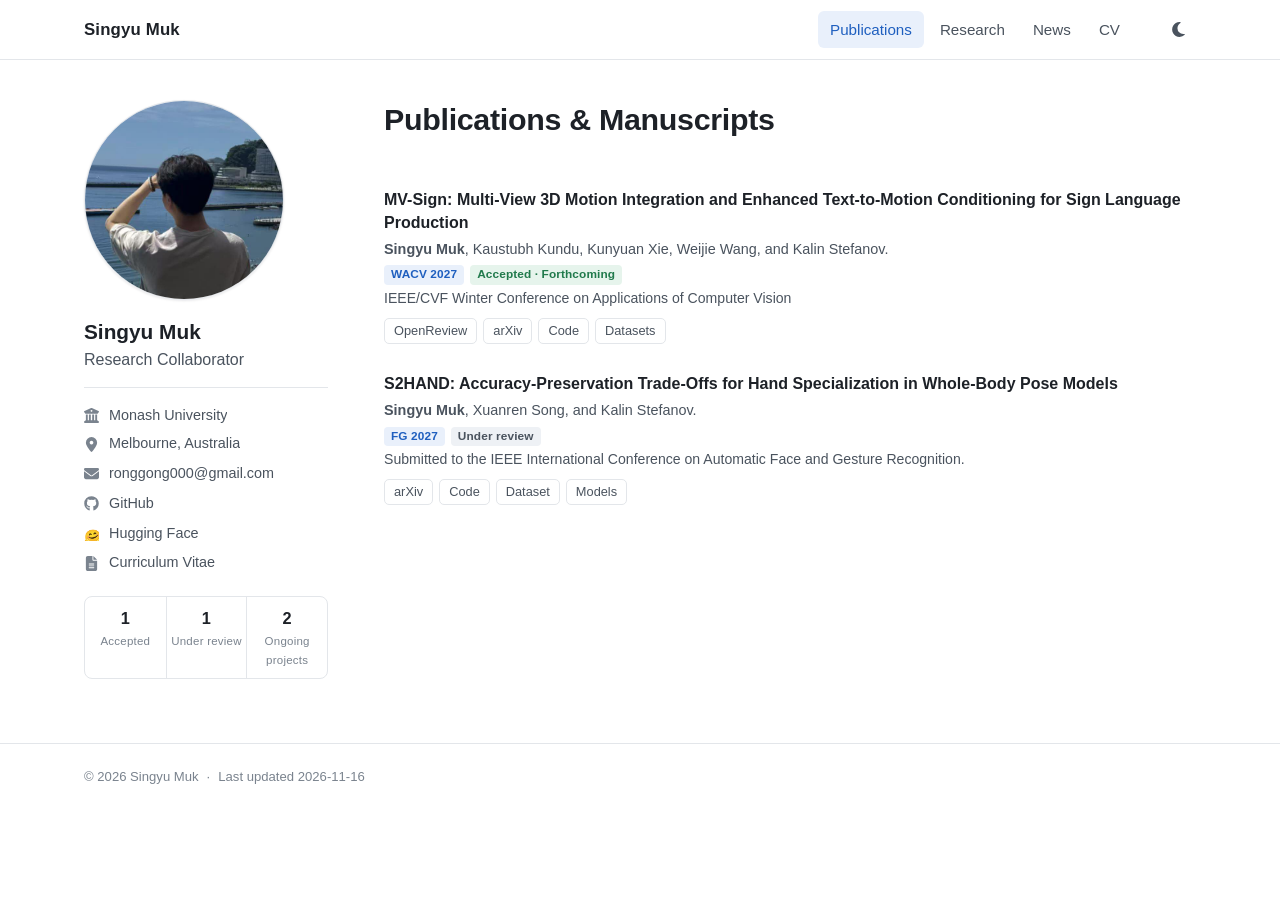
<file: publications/index.html>
<!doctype html><html lang="en"><head><meta charset="utf-8"><meta name="viewport" content="width=device-width, initial-scale=1"><title>Publications · Singyu Muk</title><meta name="description" content="Singyu Muk — robot learning, human motion, video generative priors, and human–robot interaction."><meta name="author" content="Singyu Muk"><link rel="stylesheet" href="/assets/style.css?v=20261023"><script>(function(){try{var t=localStorage.getItem('theme');if(t)document.documentElement.setAttribute('data-theme',t)}catch(e){}})();</script></head><body class="page-publications"><svg xmlns="http://www.w3.org/2000/svg" style="display:none" aria-hidden="true"><!-- Icons: Font Awesome Free 6.5.2, CC BY 4.0, https://fontawesome.com/license/free --><symbol id="i-envelope" viewBox="0 0 512 512"><path d="M48 64Q28 65 14 78Q1 92 0 112Q1 136 19 150L237 314Q256 326 275 314L493 150Q511 136 512 112Q511 92 498 78Q484 65 464 64H48ZM0 176V384V176V384Q1 411 19 429Q37 447 64 448H448Q475 447 493 429Q511 411 512 384V176L294 339Q277 352 256 352Q235 352 218 339L0 176Z"/></symbol><symbol id="i-location-dot" viewBox="0 0 384 512"><path d="M216 499Q243 466 282 410Q321 355 352 296Q382 237 384 192Q382 110 328 56Q274 2 192 0Q110 2 56 56Q2 110 0 192Q2 237 32 296Q63 355 102 410Q141 466 168 499Q178 511 192 511Q206 511 216 499ZM192 128Q228 129 247 160Q265 192 247 224Q228 255 192 256Q156 255 137 224Q119 192 137 160Q156 129 192 128Z"/></symbol><symbol id="i-building-columns" viewBox="0 0 512 512"><path d="M243 3 19 99 243 3 19 99Q-3 110 1 134Q7 158 32 160V168Q34 190 56 192H456Q478 190 480 168V160Q505 158 511 134Q515 110 493 99L269 3Q256 -3 243 3ZM128 224H64H128H64V420Q63 421 62 421L14 453Q-4 467 1 489Q9 511 32 512H480Q503 511 511 489Q516 467 498 453L450 421Q449 421 449 421Q448 421 448 420V224H384V416H344V224H280V416H232V224H168V416H128V224ZM256 64Q270 64 279 73Q288 82 288 96Q288 110 279 119Q270 128 256 128Q242 128 233 119Q224 110 224 96Q224 82 233 73Q242 64 256 64Z"/></symbol><symbol id="i-moon" viewBox="0 0 384 512"><path d="M224 32Q161 33 111 63Q60 92 30 143Q1 193 0 256Q1 319 31 369Q60 420 111 449Q161 479 224 480Q317 478 379 417Q387 408 382 398Q377 388 365 389Q351 392 335 392Q261 390 211 340Q162 291 160 216Q160 166 184 126Q209 86 249 63Q259 57 257 45Q254 35 242 33Q233 32 223 32Z"/></symbol><symbol id="i-sun" viewBox="0 0 512 512"><path d="M362 1Q369 5 371 13L391 121L499 141Q507 143 511 150Q514 158 509 166L447 256L509 346Q514 354 511 362Q507 369 499 371L391 391L371 499Q369 507 362 511Q354 514 346 509L256 447L166 509Q158 514 151 511Q143 507 141 499L121 391L13 371Q5 369 1 362Q-2 354 3 346L65 256L3 166Q-2 158 1 151Q5 143 13 141L121 121L141 13Q143 5 151 1Q158 -2 166 3L256 65L346 3Q354 -2 362 1ZM160 256Q160 230 173 208Q186 186 208 173Q231 160 256 160Q281 160 304 173Q326 186 339 208Q352 230 352 256Q352 282 339 304Q326 326 304 339Q281 352 256 352Q231 352 208 339Q186 326 173 304Q160 282 160 256ZM384 256Q384 221 367 192Q350 163 320 145Q290 128 256 128Q222 128 192 145Q162 163 145 192Q128 221 128 256Q128 291 145 320Q162 349 192 367Q222 384 256 384Q290 384 320 367Q350 349 367 320Q384 291 384 256Z"/></symbol><symbol id="i-file-lines" viewBox="0 0 384 512"><path d="M64 0Q37 1 19 19Q1 37 0 64V448Q1 475 19 493Q37 511 64 512H320Q347 511 365 493Q383 475 384 448V160H256Q242 160 233 151Q224 142 224 128V0H64ZM256 0V128V0V128H384L256 0ZM112 256H272H112H272Q287 257 288 272Q287 287 272 288H112Q97 287 96 272Q97 257 112 256ZM112 320H272H112H272Q287 321 288 336Q287 351 272 352H112Q97 351 96 336Q97 321 112 320ZM112 384H272H112H272Q287 385 288 400Q287 415 272 416H112Q97 415 96 400Q97 385 112 384Z"/></symbol><symbol id="i-bars" viewBox="0 0 448 512"><path d="M0 96Q0 82 9 73Q18 64 32 64H416Q430 64 439 73Q448 82 448 96Q448 110 439 119Q430 128 416 128H32Q18 128 9 119Q0 110 0 96ZM0 256Q0 242 9 233Q18 224 32 224H416Q430 224 439 233Q448 242 448 256Q448 270 439 279Q430 288 416 288H32Q18 288 9 279Q0 270 0 256ZM448 416Q448 430 439 439Q430 448 416 448H32Q18 448 9 439Q0 430 0 416Q0 402 9 393Q18 384 32 384H416Q430 384 439 393Q448 402 448 416Z"/></symbol><symbol id="i-github" viewBox="0 0 496 512"><path d="M166 397Q165 401 161 401Q155 401 155 397Q156 394 160 394Q165 394 166 397ZM135 393Q134 396 139 398Q144 399 145 396Q146 392 141 391Q136 390 135 393ZM179 391Q174 392 174 396Q175 399 180 399Q185 397 185 394Q184 391 179 391ZM245 8Q138 10 70 78Q2 146 0 252Q1 337 47 401Q93 465 170 491Q188 492 187 479Q187 475 187 464Q187 441 187 418Q185 418 168 420Q150 421 130 416Q110 410 102 388Q102 386 94 372Q86 359 74 351Q72 350 66 343Q59 337 76 336Q77 335 90 340Q103 344 114 362Q132 389 153 389Q175 389 187 383Q191 359 203 349Q159 347 126 327Q93 308 91 238Q91 218 97 205Q102 192 114 180Q112 174 110 156Q108 138 117 112Q135 109 159 123Q184 136 186 139Q186 139 186 139Q216 130 249 130Q281 130 312 139Q312 138 325 130Q337 122 353 116Q369 109 381 112Q390 138 388 156Q386 174 383 180Q395 192 402 205Q409 218 409 238Q408 286 392 309Q375 331 349 339Q323 347 294 349Q310 360 311 395Q311 432 311 461Q311 474 311 479Q310 492 328 491Q404 465 450 401Q495 337 496 252Q495 182 462 127Q428 72 372 40Q315 9 245 8ZM97 353Q95 355 98 358Q101 361 103 359Q105 357 102 354Q100 351 97 353ZM86 345Q86 347 89 349Q92 350 93 348Q94 346 91 344Q88 343 86 345ZM119 380Q117 383 120 387Q124 390 127 388Q128 385 125 381Q121 378 119 380ZM107 366Q105 368 107 372Q110 375 113 374Q115 372 113 368Q110 364 107 366Z"/></symbol></svg><a class="skip-link" href="#main">Skip to content</a><header class="masthead"><div class="container masthead-inner"><a class="site-title" href="/">Singyu Muk</a><nav class="nav" id="site-nav" aria-label="Main"><a href="/publications/" class="active">Publications</a><a href="/research/">Research</a><a href="/news/">News</a><a href="/cv/">CV</a></nav><div class="masthead-actions"><button class="icon-btn theme-toggle" type="button" aria-label="Toggle dark mode" title="Toggle dark mode"><svg class="icon show-light" aria-hidden="true"><use href="#i-moon"/></svg><svg class="icon show-dark" aria-hidden="true"><use href="#i-sun"/></svg></button><button class="icon-btn nav-toggle" type="button" aria-label="Menu" aria-controls="site-nav" aria-expanded="false"><svg class="icon" aria-hidden="true"><use href="#i-bars"/></svg></button></div></div></header><div class="container layout"><aside class="sidebar"><div class="profile"><a class="avatar-link" href="/"><img class="avatar" src="/images/avatar.png" alt="Singyu Muk" width="240" height="240"></a><div class="profile-id"><p class="profile-name">Singyu Muk</p><p class="profile-position">Research Collaborator</p></div></div><ul class="profile-meta"><li class="wrap"><svg class="icon" aria-hidden="true"><use href="#i-building-columns"/></svg><span>Monash University</span></li><li class=""><svg class="icon" aria-hidden="true"><use href="#i-location-dot"/></svg><span>Melbourne, Australia</span></li><li class=""><svg class="icon" aria-hidden="true"><use href="#i-envelope"/></svg><a href="mailto:ronggong000@gmail.com">ronggong000@gmail.com</a></li><li class=""><svg class="icon" aria-hidden="true"><use href="#i-github"/></svg><a href="https://github.com/ronggong000" rel="me noopener">GitHub</a></li><li><span class="icon" aria-hidden="true">🤗</span><a href="https://huggingface.co/mage0001" rel="me noopener">Hugging Face</a></li><li class=""><svg class="icon" aria-hidden="true"><use href="#i-file-lines"/></svg><a href="/cv/">Curriculum Vitae</a></li></ul><a class="profile-stats" href="/publications/" title="Publication and manuscript status"><span><strong>1</strong>Accepted</span><span><strong>1</strong>Under review</span><span><strong>2</strong>Ongoing projects</span></a></aside><main class="content" id="main"><h1 class="page-title">Publications &amp; Manuscripts</h1><div class="pub-group"><article class="pub" id="mv-sign"><div class="pub-body"><h3 class="pub-title">MV-Sign: Multi-View 3D Motion Integration and Enhanced Text-to-Motion Conditioning for Sign Language Production</h3><p class="pub-authors"><strong class="me">Singyu Muk</strong>, Kaustubh Kundu, Kunyuan Xie, Weijie Wang, and Kalin Stefanov.</p><p class="pub-venue"><span class="badge venue">WACV 2027</span><span class="badge note">Accepted · Forthcoming</span><br>IEEE/CVF Winter Conference on Applications of Computer Vision</p><div class="pub-links"><a class="btn" href="https://openreview.net/forum?id=Na9RGcLHpR">OpenReview</a><a class="btn" href="https://arxiv.org/abs/2611.07811">arXiv</a><a class="btn" href="https://github.com/ronggong000/MV-Sign">Code</a> <a class="btn" href="/research/#datasets">Datasets</a></div></div></article><article class="pub" id="s2hand"><div class="pub-body"><h3 class="pub-title">S2HAND: Accuracy-Preservation Trade-Offs for Hand Specialization in Whole-Body Pose Models</h3><p class="pub-authors"><strong class="me">Singyu Muk</strong>, Xuanren Song, and Kalin Stefanov.</p><p class="pub-venue"><span class="badge venue">FG 2027</span><span class="badge rank">Under review</span><br>Submitted to the IEEE International Conference on Automatic Face and Gesture Recognition.</p><div class="pub-links"><a class="btn" href="https://arxiv.org/abs/2611.10416">arXiv</a> <a class="btn" href="https://github.com/ronggong000/S2HAND">Code</a> <a class="btn" href="https://huggingface.co/datasets/mage0001/H2SMV-FPV">Dataset</a> <a class="btn" href="https://huggingface.co/mage0001/S2HAND">Models</a></div></div></article></div></main></div><footer class="site-footer"><div class="container"><span>© 2026 Singyu Muk</span><span class="sep">·</span><span>Last updated 2026-11-16</span></div></footer><script src="/assets/main.js?v=20261023" defer></script></body></html>
</file>
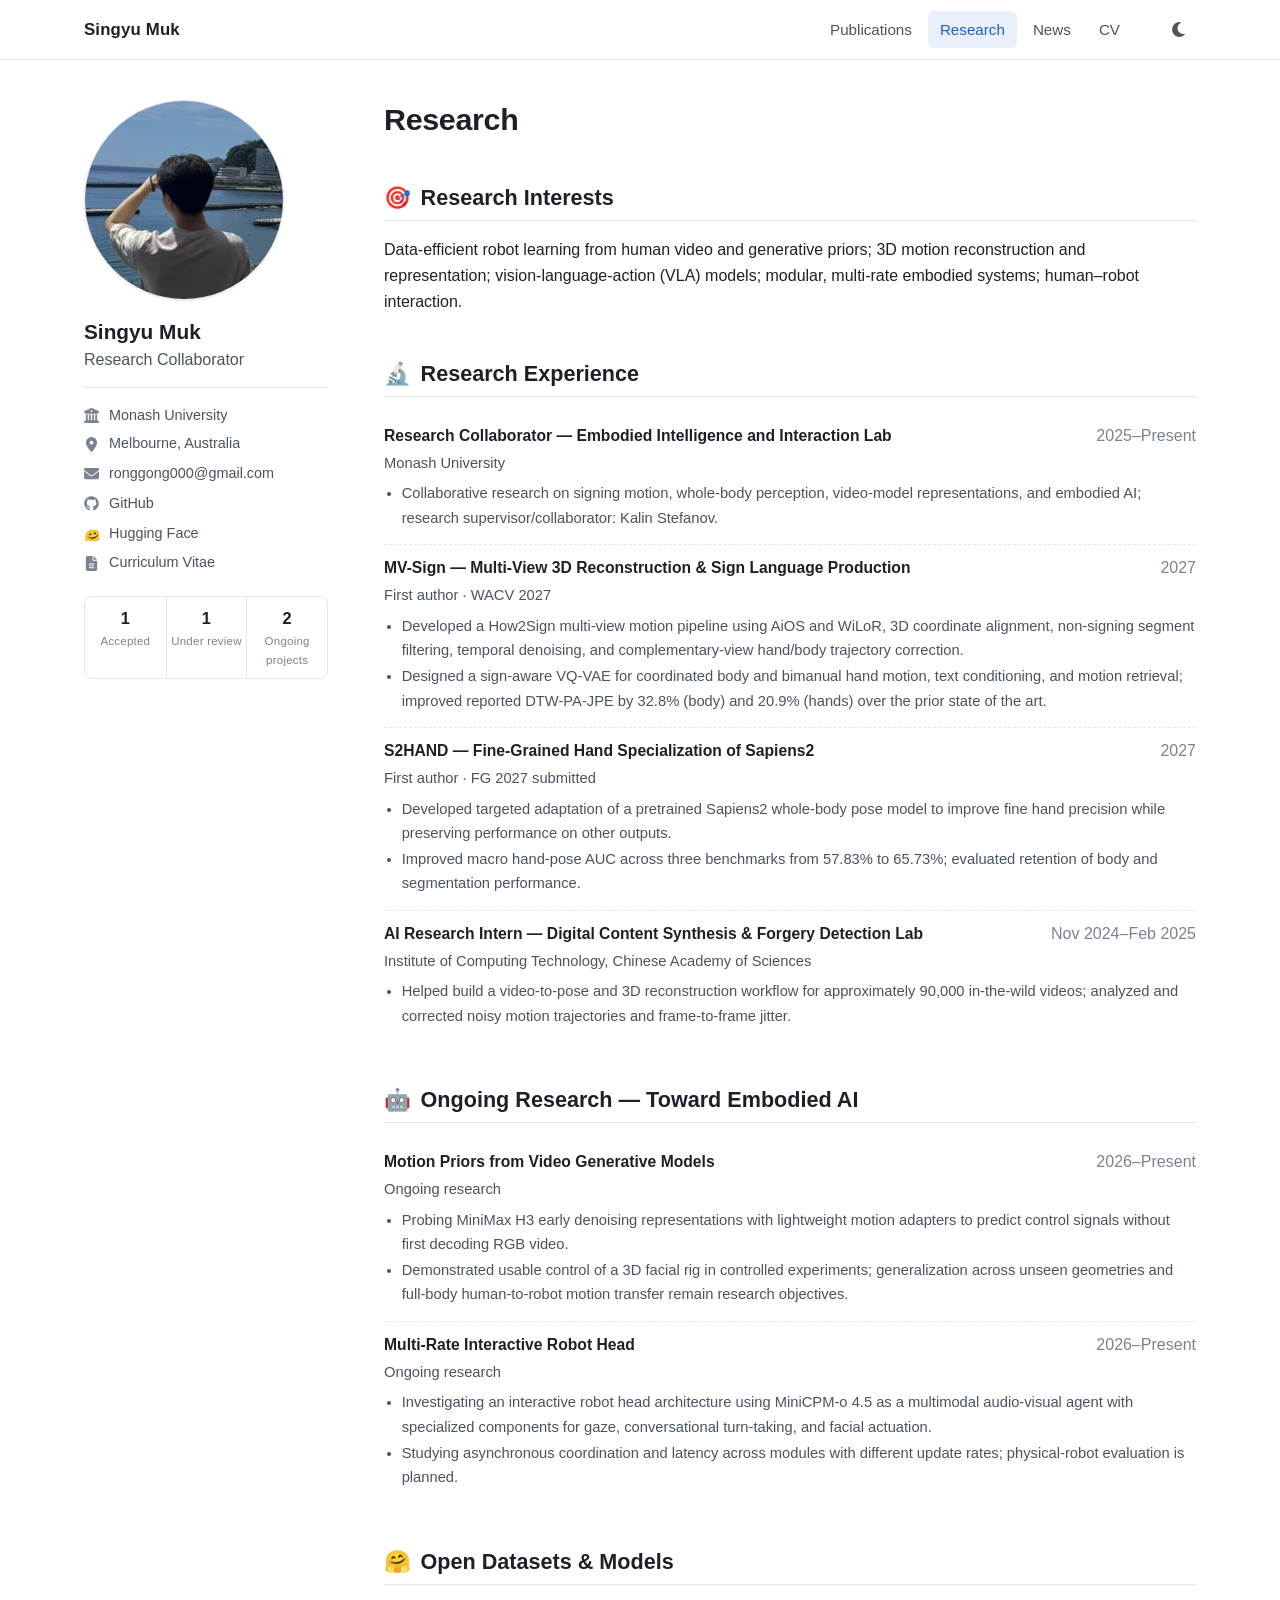
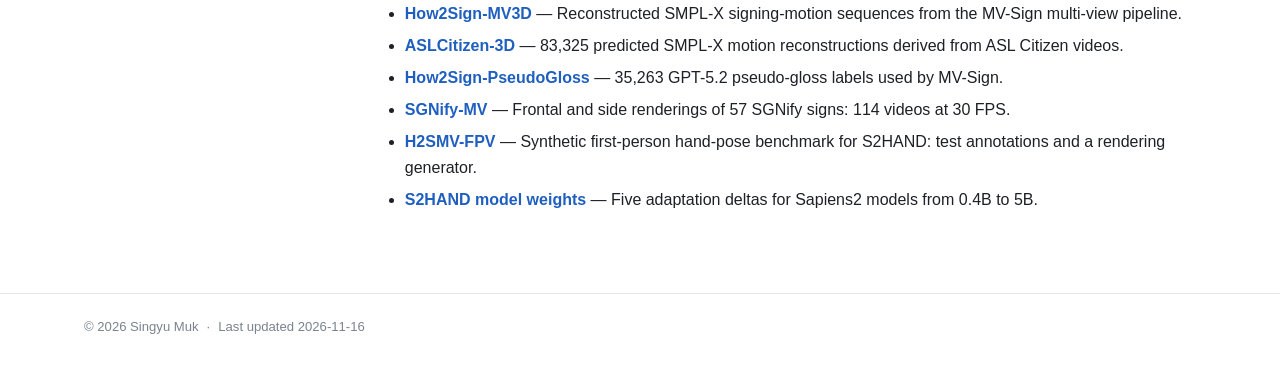
<file: research/index.html>
<!doctype html><html lang="en"><head><meta charset="utf-8"><meta name="viewport" content="width=device-width, initial-scale=1"><title>Research · Singyu Muk</title><meta name="description" content="Singyu Muk — robot learning, human motion, video generative priors, and human–robot interaction."><meta name="author" content="Singyu Muk"><link rel="stylesheet" href="/assets/style.css?v=20261023"><script>(function(){try{var t=localStorage.getItem('theme');if(t)document.documentElement.setAttribute('data-theme',t)}catch(e){}})();</script></head><body class="page-research"><svg xmlns="http://www.w3.org/2000/svg" style="display:none" aria-hidden="true"><!-- Icons: Font Awesome Free 6.5.2, CC BY 4.0, https://fontawesome.com/license/free --><symbol id="i-envelope" viewBox="0 0 512 512"><path d="M48 64Q28 65 14 78Q1 92 0 112Q1 136 19 150L237 314Q256 326 275 314L493 150Q511 136 512 112Q511 92 498 78Q484 65 464 64H48ZM0 176V384V176V384Q1 411 19 429Q37 447 64 448H448Q475 447 493 429Q511 411 512 384V176L294 339Q277 352 256 352Q235 352 218 339L0 176Z"/></symbol><symbol id="i-location-dot" viewBox="0 0 384 512"><path d="M216 499Q243 466 282 410Q321 355 352 296Q382 237 384 192Q382 110 328 56Q274 2 192 0Q110 2 56 56Q2 110 0 192Q2 237 32 296Q63 355 102 410Q141 466 168 499Q178 511 192 511Q206 511 216 499ZM192 128Q228 129 247 160Q265 192 247 224Q228 255 192 256Q156 255 137 224Q119 192 137 160Q156 129 192 128Z"/></symbol><symbol id="i-building-columns" viewBox="0 0 512 512"><path d="M243 3 19 99 243 3 19 99Q-3 110 1 134Q7 158 32 160V168Q34 190 56 192H456Q478 190 480 168V160Q505 158 511 134Q515 110 493 99L269 3Q256 -3 243 3ZM128 224H64H128H64V420Q63 421 62 421L14 453Q-4 467 1 489Q9 511 32 512H480Q503 511 511 489Q516 467 498 453L450 421Q449 421 449 421Q448 421 448 420V224H384V416H344V224H280V416H232V224H168V416H128V224ZM256 64Q270 64 279 73Q288 82 288 96Q288 110 279 119Q270 128 256 128Q242 128 233 119Q224 110 224 96Q224 82 233 73Q242 64 256 64Z"/></symbol><symbol id="i-moon" viewBox="0 0 384 512"><path d="M224 32Q161 33 111 63Q60 92 30 143Q1 193 0 256Q1 319 31 369Q60 420 111 449Q161 479 224 480Q317 478 379 417Q387 408 382 398Q377 388 365 389Q351 392 335 392Q261 390 211 340Q162 291 160 216Q160 166 184 126Q209 86 249 63Q259 57 257 45Q254 35 242 33Q233 32 223 32Z"/></symbol><symbol id="i-sun" viewBox="0 0 512 512"><path d="M362 1Q369 5 371 13L391 121L499 141Q507 143 511 150Q514 158 509 166L447 256L509 346Q514 354 511 362Q507 369 499 371L391 391L371 499Q369 507 362 511Q354 514 346 509L256 447L166 509Q158 514 151 511Q143 507 141 499L121 391L13 371Q5 369 1 362Q-2 354 3 346L65 256L3 166Q-2 158 1 151Q5 143 13 141L121 121L141 13Q143 5 151 1Q158 -2 166 3L256 65L346 3Q354 -2 362 1ZM160 256Q160 230 173 208Q186 186 208 173Q231 160 256 160Q281 160 304 173Q326 186 339 208Q352 230 352 256Q352 282 339 304Q326 326 304 339Q281 352 256 352Q231 352 208 339Q186 326 173 304Q160 282 160 256ZM384 256Q384 221 367 192Q350 163 320 145Q290 128 256 128Q222 128 192 145Q162 163 145 192Q128 221 128 256Q128 291 145 320Q162 349 192 367Q222 384 256 384Q290 384 320 367Q350 349 367 320Q384 291 384 256Z"/></symbol><symbol id="i-file-lines" viewBox="0 0 384 512"><path d="M64 0Q37 1 19 19Q1 37 0 64V448Q1 475 19 493Q37 511 64 512H320Q347 511 365 493Q383 475 384 448V160H256Q242 160 233 151Q224 142 224 128V0H64ZM256 0V128V0V128H384L256 0ZM112 256H272H112H272Q287 257 288 272Q287 287 272 288H112Q97 287 96 272Q97 257 112 256ZM112 320H272H112H272Q287 321 288 336Q287 351 272 352H112Q97 351 96 336Q97 321 112 320ZM112 384H272H112H272Q287 385 288 400Q287 415 272 416H112Q97 415 96 400Q97 385 112 384Z"/></symbol><symbol id="i-bars" viewBox="0 0 448 512"><path d="M0 96Q0 82 9 73Q18 64 32 64H416Q430 64 439 73Q448 82 448 96Q448 110 439 119Q430 128 416 128H32Q18 128 9 119Q0 110 0 96ZM0 256Q0 242 9 233Q18 224 32 224H416Q430 224 439 233Q448 242 448 256Q448 270 439 279Q430 288 416 288H32Q18 288 9 279Q0 270 0 256ZM448 416Q448 430 439 439Q430 448 416 448H32Q18 448 9 439Q0 430 0 416Q0 402 9 393Q18 384 32 384H416Q430 384 439 393Q448 402 448 416Z"/></symbol><symbol id="i-github" viewBox="0 0 496 512"><path d="M166 397Q165 401 161 401Q155 401 155 397Q156 394 160 394Q165 394 166 397ZM135 393Q134 396 139 398Q144 399 145 396Q146 392 141 391Q136 390 135 393ZM179 391Q174 392 174 396Q175 399 180 399Q185 397 185 394Q184 391 179 391ZM245 8Q138 10 70 78Q2 146 0 252Q1 337 47 401Q93 465 170 491Q188 492 187 479Q187 475 187 464Q187 441 187 418Q185 418 168 420Q150 421 130 416Q110 410 102 388Q102 386 94 372Q86 359 74 351Q72 350 66 343Q59 337 76 336Q77 335 90 340Q103 344 114 362Q132 389 153 389Q175 389 187 383Q191 359 203 349Q159 347 126 327Q93 308 91 238Q91 218 97 205Q102 192 114 180Q112 174 110 156Q108 138 117 112Q135 109 159 123Q184 136 186 139Q186 139 186 139Q216 130 249 130Q281 130 312 139Q312 138 325 130Q337 122 353 116Q369 109 381 112Q390 138 388 156Q386 174 383 180Q395 192 402 205Q409 218 409 238Q408 286 392 309Q375 331 349 339Q323 347 294 349Q310 360 311 395Q311 432 311 461Q311 474 311 479Q310 492 328 491Q404 465 450 401Q495 337 496 252Q495 182 462 127Q428 72 372 40Q315 9 245 8ZM97 353Q95 355 98 358Q101 361 103 359Q105 357 102 354Q100 351 97 353ZM86 345Q86 347 89 349Q92 350 93 348Q94 346 91 344Q88 343 86 345ZM119 380Q117 383 120 387Q124 390 127 388Q128 385 125 381Q121 378 119 380ZM107 366Q105 368 107 372Q110 375 113 374Q115 372 113 368Q110 364 107 366Z"/></symbol></svg><a class="skip-link" href="#main">Skip to content</a><header class="masthead"><div class="container masthead-inner"><a class="site-title" href="/">Singyu Muk</a><nav class="nav" id="site-nav" aria-label="Main"><a href="/publications/">Publications</a><a href="/research/" class="active">Research</a><a href="/news/">News</a><a href="/cv/">CV</a></nav><div class="masthead-actions"><button class="icon-btn theme-toggle" type="button" aria-label="Toggle dark mode" title="Toggle dark mode"><svg class="icon show-light" aria-hidden="true"><use href="#i-moon"/></svg><svg class="icon show-dark" aria-hidden="true"><use href="#i-sun"/></svg></button><button class="icon-btn nav-toggle" type="button" aria-label="Menu" aria-controls="site-nav" aria-expanded="false"><svg class="icon" aria-hidden="true"><use href="#i-bars"/></svg></button></div></div></header><div class="container layout"><aside class="sidebar"><div class="profile"><a class="avatar-link" href="/"><img class="avatar" src="/images/avatar.png" alt="Singyu Muk" width="240" height="240"></a><div class="profile-id"><p class="profile-name">Singyu Muk</p><p class="profile-position">Research Collaborator</p></div></div><ul class="profile-meta"><li class="wrap"><svg class="icon" aria-hidden="true"><use href="#i-building-columns"/></svg><span>Monash University</span></li><li class=""><svg class="icon" aria-hidden="true"><use href="#i-location-dot"/></svg><span>Melbourne, Australia</span></li><li class=""><svg class="icon" aria-hidden="true"><use href="#i-envelope"/></svg><a href="mailto:ronggong000@gmail.com">ronggong000@gmail.com</a></li><li class=""><svg class="icon" aria-hidden="true"><use href="#i-github"/></svg><a href="https://github.com/ronggong000" rel="me noopener">GitHub</a></li><li><span class="icon" aria-hidden="true">🤗</span><a href="https://huggingface.co/mage0001" rel="me noopener">Hugging Face</a></li><li class=""><svg class="icon" aria-hidden="true"><use href="#i-file-lines"/></svg><a href="/cv/">Curriculum Vitae</a></li></ul><a class="profile-stats" href="/publications/" title="Publication and manuscript status"><span><strong>1</strong>Accepted</span><span><strong>1</strong>Under review</span><span><strong>2</strong>Ongoing projects</span></a></aside><main class="content" id="main"><h1 class="page-title">Research</h1><section class="section" id=""><h2 class="section-title"><span class="emoji">🎯</span>Research Interests</h2><div class="prose"><p>Data-efficient robot learning from human video and generative priors; 3D motion reconstruction and representation; vision-language-action (VLA) models; modular, multi-rate embodied systems; human–robot interaction.</p></div></section><section class="section" id="experience"><h2 class="section-title"><span class="emoji">🔬</span>Research Experience</h2><article class="cv-item"><div class="cv-head"><strong class="cv-title">Research Collaborator — Embodied Intelligence and Interaction Lab</strong><span class="cv-date">2025–Present</span></div><div class="cv-org">Monash University</div><ul class="cv-details"><li>Collaborative research on signing motion, whole-body perception, video-model representations, and embodied AI; research supervisor/collaborator: Kalin Stefanov.</li></ul></article><article class="cv-item"><div class="cv-head"><strong class="cv-title">MV-Sign — Multi-View 3D Reconstruction &amp; Sign Language Production</strong><span class="cv-date">2027</span></div><div class="cv-org">First author · WACV 2027</div><ul class="cv-details"><li>Developed a How2Sign multi-view motion pipeline using AiOS and WiLoR, 3D coordinate alignment, non-signing segment filtering, temporal denoising, and complementary-view hand/body trajectory correction.</li><li>Designed a sign-aware VQ-VAE for coordinated body and bimanual hand motion, text conditioning, and motion retrieval; improved reported DTW-PA-JPE by 32.8% (body) and 20.9% (hands) over the prior state of the art.</li></ul></article><article class="cv-item"><div class="cv-head"><strong class="cv-title">S2HAND — Fine-Grained Hand Specialization of Sapiens2</strong><span class="cv-date">2027</span></div><div class="cv-org">First author · FG 2027 submitted</div><ul class="cv-details"><li>Developed targeted adaptation of a pretrained Sapiens2 whole-body pose model to improve fine hand precision while preserving performance on other outputs.</li><li>Improved macro hand-pose AUC across three benchmarks from 57.83% to 65.73%; evaluated retention of body and segmentation performance.</li></ul></article><article class="cv-item"><div class="cv-head"><strong class="cv-title">AI Research Intern — Digital Content Synthesis &amp; Forgery Detection Lab</strong><span class="cv-date">Nov 2024–Feb 2025</span></div><div class="cv-org">Institute of Computing Technology, Chinese Academy of Sciences</div><ul class="cv-details"><li>Helped build a video-to-pose and 3D reconstruction workflow for approximately 90,000 in-the-wild videos; analyzed and corrected noisy motion trajectories and frame-to-frame jitter.</li></ul></article></section><section class="section" id="ongoing"><h2 class="section-title"><span class="emoji">🤖</span>Ongoing Research — Toward Embodied AI</h2><article class="cv-item"><div class="cv-head"><strong class="cv-title">Motion Priors from Video Generative Models</strong><span class="cv-date">2026–Present</span></div><div class="cv-org">Ongoing research</div><ul class="cv-details"><li>Probing MiniMax H3 early denoising representations with lightweight motion adapters to predict control signals without first decoding RGB video.</li><li>Demonstrated usable control of a 3D facial rig in controlled experiments; generalization across unseen geometries and full-body human-to-robot motion transfer remain research objectives.</li></ul></article><article class="cv-item"><div class="cv-head"><strong class="cv-title">Multi-Rate Interactive Robot Head</strong><span class="cv-date">2026–Present</span></div><div class="cv-org">Ongoing research</div><ul class="cv-details"><li>Investigating an interactive robot head architecture using MiniCPM-o 4.5 as a multimodal audio-visual agent with specialized components for gaze, conversational turn-taking, and facial actuation.</li><li>Studying asynchronous coordination and latency across modules with different update rates; physical-robot evaluation is planned.</li></ul></article></section><section class="section" id="datasets"><h2 class="section-title"><span class="emoji">🤗</span>Open Datasets &amp; Models</h2><div class="prose"><ul><li><a href="https://huggingface.co/datasets/mage0001/How2Sign-MV3D"><strong>How2Sign-MV3D</strong></a> — Reconstructed SMPL-X signing-motion sequences from the MV-Sign multi-view pipeline.</li><li><a href="https://huggingface.co/datasets/mage0001/ASLCitizen-3D"><strong>ASLCitizen-3D</strong></a> — 83,325 predicted SMPL-X motion reconstructions derived from ASL Citizen videos.</li><li><a href="https://huggingface.co/datasets/mage0001/How2Sign-PseudoGloss"><strong>How2Sign-PseudoGloss</strong></a> — 35,263 GPT-5.2 pseudo-gloss labels used by MV-Sign.</li><li><a href="https://huggingface.co/datasets/mage0001/SGNify-MV"><strong>SGNify-MV</strong></a> — Frontal and side renderings of 57 SGNify signs: 114 videos at 30 FPS.</li><li><a href="https://huggingface.co/datasets/mage0001/H2SMV-FPV"><strong>H2SMV-FPV</strong></a> — Synthetic first-person hand-pose benchmark for S2HAND: test annotations and a rendering generator.</li><li><a href="https://huggingface.co/mage0001/S2HAND"><strong>S2HAND model weights</strong></a> — Five adaptation deltas for Sapiens2 models from 0.4B to 5B.</li></ul></div></section></main></div><footer class="site-footer"><div class="container"><span>© 2026 Singyu Muk</span><span class="sep">·</span><span>Last updated 2026-11-16</span></div></footer><script src="/assets/main.js?v=20261023" defer></script></body></html>
</file>
<file: assets/style.css>
/* ==========================================================================
   Fan Tang — academic homepage
   颜色、字号等都在 :root 里集中定义，想调整配色改这里即可
   ========================================================================== */

:root {
  --bg: #ffffff;
  --bg-soft: #f6f7f9;
  --bg-hover: #eef1f5;
  --text: #1d2127;
  --text-2: #4a535e;
  --muted: #7a838e;
  --border: #e3e6ea;
  --accent: #1f5fbf;
  --accent-hover: #174a96;
  --accent-soft: #e9f0fb;
  --gold: #a1650a;
  --gold-soft: #fdf3e1;
  --green: #217a4c;
  --green-soft: #e6f4ec;
  --star: #d69e18;
  --me: #111418;
  --shadow: 0 1px 2px rgba(16, 24, 40, .04), 0 1px 3px rgba(16, 24, 40, .06);
  --radius: 8px;
  --font: -apple-system, BlinkMacSystemFont, "Segoe UI", "Helvetica Neue", Arial, "PingFang SC", "Hiragino Sans GB", "Microsoft YaHei", "Noto Sans CJK SC", sans-serif;
  --mono: ui-monospace, SFMono-Regular, Menlo, Consolas, "Liberation Mono", monospace;
  --masthead-h: 60px;
  color-scheme: light;
}

@media (prefers-color-scheme: dark) {
  :root:not([data-theme="light"]) {
    --bg: #111418; --bg-soft: #181c22; --bg-hover: #20252d; --text: #e4e7eb; --text-2: #b3bac3; --muted: #8a939e;
    --border: #2a3039; --accent: #7fb0ff; --accent-hover: #a9c9ff; --accent-soft: #1b2a40; --gold: #e2b25c;
    --gold-soft: #33280f; --green: #6cc896; --green-soft: #15291e; --star: #e8b93c; --me: #ffffff;
    --shadow: 0 1px 2px rgba(0, 0, 0, .3); color-scheme: dark;
  }
}
:root[data-theme="dark"] {
  --bg: #111418; --bg-soft: #181c22; --bg-hover: #20252d; --text: #e4e7eb; --text-2: #b3bac3; --muted: #8a939e;
  --border: #2a3039; --accent: #7fb0ff; --accent-hover: #a9c9ff; --accent-soft: #1b2a40; --gold: #e2b25c;
  --gold-soft: #33280f; --green: #6cc896; --green-soft: #15291e; --star: #e8b93c; --me: #ffffff;
  --shadow: 0 1px 2px rgba(0, 0, 0, .3); color-scheme: dark;
}

/* ---------- base ---------- */
*, *::before, *::after { box-sizing: border-box; }
html { -webkit-text-size-adjust: 100%; scroll-padding-top: calc(var(--masthead-h) + 16px); }
body {
  margin: 0; background: var(--bg); color: var(--text); font-family: var(--font);
  font-size: 16px; line-height: 1.65; -webkit-font-smoothing: antialiased; text-rendering: optimizeLegibility;
}
a { color: var(--accent); text-decoration: none; }
a:hover { color: var(--accent-hover); text-decoration: underline; text-underline-offset: 2px; }
img { max-width: 100%; height: auto; }
h1, h2, h3 { line-height: 1.3; }
p { margin: 0 0 .9em; }
strong { font-weight: 650; }
sup { font-size: .72em; line-height: 0; }
button { font: inherit; color: inherit; }
:focus-visible { outline: 2px solid var(--accent); outline-offset: 2px; border-radius: 4px; }
.icon { width: 1em; height: 1em; fill: currentColor; flex: none; vertical-align: -.125em; }
.emoji { margin-right: .35em; font-style: normal; }
.zh { font-weight: 400; }
.skip-link { position: absolute; left: -999px; top: 8px; background: var(--bg); padding: 6px 10px; z-index: 100; }
.skip-link:focus { left: 8px; }
.container { max-width: 1160px; margin: 0 auto; padding-left: 24px; padding-right: 24px; }

/* ---------- masthead ---------- */
.masthead {
  position: sticky; top: 0; z-index: 50; height: var(--masthead-h);
  background: color-mix(in srgb, var(--bg) 88%, transparent);
  backdrop-filter: saturate(180%) blur(10px); -webkit-backdrop-filter: saturate(180%) blur(10px);
  border-bottom: 1px solid var(--border);
}
.masthead-inner { display: flex; align-items: center; gap: 28px; height: 100%; }
.site-title { font-weight: 700; font-size: 1.05rem; color: var(--text); white-space: nowrap; letter-spacing: .01em; }
.site-title:hover { color: var(--text); text-decoration: none; }
.nav { display: flex; gap: 4px; margin-left: auto; }
.nav a {
  color: var(--text-2); padding: 6px 12px; border-radius: 6px; font-size: .95rem; font-weight: 500;
}
.nav a:hover { color: var(--text); background: var(--bg-hover); text-decoration: none; }
.nav a.active { color: var(--accent); background: var(--accent-soft); }
.masthead-actions { display: flex; gap: 4px; }
.icon-btn {
  display: inline-grid; place-items: center; width: 36px; height: 36px; border: 0; border-radius: 6px;
  background: transparent; color: var(--text-2); cursor: pointer;
}
.icon-btn:hover { background: var(--bg-hover); color: var(--text); }
.icon-btn .icon { width: 17px; height: 17px; }
.nav-toggle { display: none; }
.show-dark { display: none; }
:root[data-theme="dark"] .show-dark { display: block; }
:root[data-theme="dark"] .show-light { display: none; }
@media (prefers-color-scheme: dark) {
  :root:not([data-theme="light"]) .show-dark { display: block; }
  :root:not([data-theme="light"]) .show-light { display: none; }
}

/* ---------- layout ---------- */
.layout { display: grid; grid-template-columns: 244px minmax(0, 1fr); gap: 56px; padding-top: 40px; padding-bottom: 64px; }
.sidebar { position: sticky; top: calc(var(--masthead-h) + 32px); align-self: start; }
.content { min-width: 0; max-width: 820px; }

/* ---------- sidebar ---------- */
.avatar-link { display: block; }
.avatar {
  display: block; width: 100%; max-width: 200px; aspect-ratio: 1; object-fit: cover; border-radius: 50%;
  border: 1px solid var(--border); box-shadow: var(--shadow);
}
.profile-name { font-size: 1.3rem; font-weight: 700; margin: 18px 0 2px; line-height: 1.3; }
.profile-name .zh { font-size: 1.05rem; color: var(--text-2); margin-left: 2px; }
.profile-position { color: var(--text-2); margin: 0 0 14px; }
.profile-meta { list-style: none; margin: 0; padding: 14px 0 0; border-top: 1px solid var(--border); font-size: .9rem; }
.profile-meta li { display: flex; align-items: center; gap: 10px; padding: 3px 0; color: var(--text-2); min-width: 0; }
.profile-meta li > span, .profile-meta li > a { overflow: hidden; text-overflow: ellipsis; white-space: nowrap; }
.profile-meta .icon { width: 15px; height: 15px; color: var(--muted); }
.profile-meta li.wrap { align-items: flex-start; }
.profile-meta li.wrap > span { white-space: normal; line-height: 1.45; }
.profile-meta li.wrap .icon { margin-top: 3px; }
.profile-meta a { color: var(--text-2); }
.profile-meta a:hover { color: var(--accent); }
.profile-stats {
  display: grid; grid-template-columns: repeat(3, 1fr); margin-top: 18px; border: 1px solid var(--border);
  border-radius: var(--radius); overflow: hidden; color: var(--text); text-align: center;
}
.profile-stats:hover { text-decoration: none; border-color: color-mix(in srgb, var(--accent) 40%, var(--border)); }
.profile-stats span { display: flex; flex-direction: column; padding: 8px 2px; font-size: .72rem; color: var(--muted); letter-spacing: .02em; }
.profile-stats span + span { border-left: 1px solid var(--border); }
.profile-stats strong { font-size: 1.02rem; color: var(--text); font-variant-numeric: tabular-nums; }

/* ---------- content typography ---------- */
.page-title { font-size: 1.9rem; margin: 0 0 20px; letter-spacing: -.01em; }
.tagline { font-size: 1.12rem; font-weight: 650; font-style: italic; margin: 0 0 18px; }
.prose { color: var(--text); }
.prose ul { padding-left: 1.3em; }
.prose li { margin: .35em 0; }
.prose ul.plain { list-style: none; padding-left: 0; }
.prose ul.plain li { padding-left: 0; }
.section { margin-top: 44px; }
.section-title {
  display: flex; align-items: baseline; gap: 2px; font-size: 1.35rem; margin: 0 0 16px; padding-bottom: 8px;
  border-bottom: 1px solid var(--border);
}
.section-title .count { margin-left: 10px; font-size: .8rem; font-weight: 500; color: var(--muted); }
.section-title .section-icon { color: var(--accent); margin-right: 10px; width: .9em; height: .9em; align-self: center; }
.more-link { display: inline-flex; align-items: center; gap: 6px; font-size: .92rem; margin-top: 10px; }
.more-link .icon { width: .85em; }

/* ---------- badges & buttons ---------- */
.badge {
  display: inline-block; font-size: .74rem; font-weight: 650; line-height: 1.5; padding: 1px 7px; border-radius: 4px;
  white-space: nowrap; vertical-align: .12em; letter-spacing: .01em; font-style: normal;
}
.badge.venue { background: var(--accent-soft); color: var(--accent); }
.badge.venue.is-preprint { background: var(--bg-hover); color: var(--text-2); }
.badge.rank { background: var(--bg-hover); color: var(--text-2); }
.badge.rank-ccf-a { background: var(--gold-soft); color: var(--gold); }
.badge.note { background: var(--green-soft); color: var(--green); }
.badge.role { background: var(--bg-hover); color: var(--text-2); margin-right: 8px; }
.badge.money { background: var(--gold-soft); color: var(--gold); display: inline-flex; align-items: center; gap: 4px; }
.btn {
  display: inline-flex; align-items: center; gap: 5px; height: 26px; padding: 0 9px; font-size: .8rem; font-weight: 500;
  color: var(--text-2); background: var(--bg); border: 1px solid var(--border); border-radius: 5px; cursor: pointer;
  white-space: nowrap; line-height: 1;
}
.btn:hover { color: var(--accent); border-color: color-mix(in srgb, var(--accent) 45%, var(--border)); background: var(--accent-soft); text-decoration: none; }
.btn .icon { width: 13px; height: 13px; }
.btn[aria-expanded="true"] { color: var(--accent); border-color: color-mix(in srgb, var(--accent) 45%, var(--border)); }
.stars { display: inline-flex; align-items: center; gap: 3px; margin-left: 3px; padding-left: 7px; border-left: 1px solid var(--border); color: var(--text-2); font-variant-numeric: tabular-nums; }
.stars .icon { color: var(--star); }

/* ---------- news ---------- */
.news-list { list-style: none; margin: 0; padding: 0; }
.news-item { display: grid; grid-template-columns: 5.6em minmax(0, 1fr); gap: 14px; padding: 6px 0; line-height: 1.55; }
.news-item + .news-item { border-top: 1px dashed var(--border); }
.news-item time { color: var(--muted); font-size: .86rem; font-variant-numeric: tabular-nums; padding-top: .12em; white-space: nowrap; }
.news-item.is-pinned time::after { content: " 📌"; }

/* ---------- representative works ---------- */
.rep + .rep { margin-top: 32px; }
.rep-title { font-size: 1.08rem; margin: 0 0 12px; }
.rep-figure { margin: 0 0 12px; border: 1px solid var(--border); border-radius: var(--radius); overflow: hidden; background: #fff; }
.rep-figure img { display: block; width: 100%; }
.rep-papers { list-style: none; margin: 0; padding: 0; font-size: .92rem; }
.rep-papers li { padding: 3px 0; }
.rep-papers .badge { margin-right: 8px; }
.rep-papers .mini-stat { margin-left: 8px; }
.rep-papers a { color: var(--text); }
.rep-papers a:hover { color: var(--accent); }
.mini-stat { display: inline-flex; align-items: center; gap: 3px; font-size: .78rem; color: var(--muted); white-space: nowrap; }
.mini-stat .icon { color: var(--star); }

/* ---------- publications ---------- */
.stat-row { display: flex; flex-wrap: wrap; gap: 10px; margin: 0 0 22px; }
.stat {
  display: flex; flex-direction: column; min-width: 96px; padding: 10px 14px; border: 1px solid var(--border);
  border-radius: var(--radius); background: var(--bg-soft);
}
.stat strong { font-size: 1.3rem; line-height: 1.2; font-variant-numeric: tabular-nums; }
.stat span { font-size: .78rem; color: var(--muted); }
.pub-toolbar { display: flex; flex-wrap: wrap; align-items: center; gap: 10px 18px; margin-bottom: 8px; }
.search {
  display: flex; align-items: center; gap: 8px; flex: 1 1 280px; height: 38px; padding: 0 12px;
  border: 1px solid var(--border); border-radius: var(--radius); background: var(--bg); color: var(--muted);
}
.search:focus-within { border-color: var(--accent); box-shadow: 0 0 0 3px var(--accent-soft); }
.search input { flex: 1; min-width: 0; border: 0; outline: 0; background: transparent; color: var(--text); font: inherit; font-size: .93rem; }
.year-jump { display: flex; flex-wrap: wrap; gap: 2px; font-size: .85rem; }
.year-jump a { padding: 2px 7px; border-radius: 4px; color: var(--text-2); }
.year-jump a:hover { background: var(--bg-hover); color: var(--accent); text-decoration: none; }
.pub-filters { display: flex; flex-wrap: wrap; gap: 8px; margin: 4px 0 6px; }
.chip {
  display: inline-flex; align-items: center; gap: 6px; height: 30px; padding: 0 12px; font-size: .84rem; font-weight: 500;
  color: var(--text-2); background: var(--bg); border: 1px solid var(--border); border-radius: 999px; cursor: pointer;
}
.chip:hover { color: var(--accent); border-color: color-mix(in srgb, var(--accent) 45%, var(--border)); }
.chip[aria-pressed="true"] { color: #fff; background: var(--accent); border-color: var(--accent); }
.chip-count { font-size: .76rem; padding: 0 6px; border-radius: 999px; background: var(--bg-hover); color: var(--muted); font-variant-numeric: tabular-nums; }
.chip[aria-pressed="true"] .chip-count { background: rgba(255,255,255,.22); color: #fff; }
.pub-legend { font-size: .8rem; color: var(--muted); margin: 6px 0 4px; }
.search-count { color: var(--accent); }
.pub-group { margin-top: 34px; }
.pub { display: flex; gap: 18px; padding: 14px 12px; margin: 0 -12px; border-radius: var(--radius); transition: background .15s; }
.pub:hover { background: var(--bg-soft); }
.pub:target { background: var(--accent-soft); }
.pub-thumb { flex: 0 0 180px; align-self: flex-start; margin-top: 3px; }
.pub-thumb img { display: block; width: 180px; height: auto; aspect-ratio: 4/3; object-fit: contain; border-radius: 8px; border: 1px solid var(--border); background: #fff; }
.pub-body { min-width: 0; flex: 1; }
.pub-title { font-size: 1rem; font-weight: 650; margin: 0 0 4px; line-height: 1.45; }
.pub-title .badge { margin-right: 6px; }
.pub-title a { color: var(--text); }
.pub-title a:hover { color: var(--accent); }
.pub-authors { font-size: .9rem; color: var(--text-2); margin: 0 0 2px; }
.author.me { color: var(--me); font-weight: 700; }
sup.corr { font-size: .7em; margin-left: 1px; color: var(--muted); }
.author.me sup.corr { color: inherit; }
.pub-venue { font-size: .88rem; color: var(--text-2); margin: 0 0 8px; }
.pub-venue .badge { margin-right: 6px; }
.pub-links { display: flex; flex-wrap: wrap; align-items: center; gap: 6px; }
.cite { display: inline-flex; align-items: center; gap: 5px; font-size: .8rem; color: var(--muted); margin-left: 4px; }
.cite .icon { width: 13px; height: 13px; }
.cite:hover { color: var(--accent); text-decoration: none; }
.bibtex { position: relative; margin-top: 10px; }
.bibtex pre {
  margin: 0; padding: 12px 14px; font: .78rem/1.55 var(--mono); color: var(--text-2); background: var(--bg-soft);
  border: 1px solid var(--border); border-radius: 6px; overflow-x: auto; white-space: pre-wrap; word-break: break-word;
}
.copy-bib { position: absolute; top: 8px; right: 8px; }
.pub-empty { color: var(--muted); padding: 24px 0; }
.data-note { font-size: .8rem; color: var(--muted); margin-top: 40px; }
.data-note a { color: inherit; text-decoration: underline; }
.is-hidden { display: none !important; }

/* ---------- team ---------- */
.member-grid { display: grid; grid-template-columns: repeat(auto-fill, minmax(340px, 1fr)); gap: 16px; }
.member-grid.is-wide { grid-template-columns: 1fr; }
.member {
  display: flex; gap: 16px; padding: 16px; border: 1px solid var(--border); border-radius: 10px; background: var(--bg);
  transition: border-color .15s, box-shadow .15s;
}
.member:hover { border-color: color-mix(in srgb, var(--accent) 30%, var(--border)); box-shadow: var(--shadow); }
.member-photo { flex: 0 0 96px; width: 96px; height: 96px; border-radius: 10px; overflow: hidden; background: var(--bg-soft); }
.is-wide .member-photo { flex-basis: 120px; width: 120px; height: 120px; }
.member-photo img { display: block; width: 100%; height: 100%; object-fit: cover; }
.initials { display: grid; place-items: center; width: 100%; height: 100%; font-size: 1.6rem; font-weight: 700; color: var(--accent); background: var(--accent-soft); }
.member-info { min-width: 0; flex: 1; }
.member-name { font-size: 1.02rem; margin: 0; }
.member-name a { color: var(--text); }
.member-name .zh { color: var(--text-2); font-size: .95rem; margin-left: 2px; }
.member-title { font-size: .86rem; color: var(--accent); margin: 1px 0 6px; font-weight: 500; }
.member-research { font-size: .84rem; color: var(--text-2); margin: 0 0 6px; }
.member-exp { list-style: none; margin: 0 0 8px; padding: 0; font-size: .82rem; color: var(--text-2); }
.member-exp li { display: flex; gap: 10px; padding: 1px 0; }
.exp-date { flex: 0 0 auto; min-width: 5.8em; color: var(--muted); font-variant-numeric: tabular-nums; }
.member-bio { font-size: .86rem; color: var(--text-2); margin: 0 0 8px; }
.member-links { display: flex; flex-wrap: wrap; align-items: center; gap: 12px; font-size: .84rem; }
.member-links a { color: var(--muted); display: inline-flex; align-items: center; gap: 5px; }
.member-links a:hover { color: var(--accent); text-decoration: none; }
.member-links .icon { width: 15px; height: 15px; }
.alumni-list { list-style: none; margin: 0; padding: 0; }
.alumni-list li { display: flex; flex-wrap: wrap; gap: 4px 14px; padding: 6px 0; border-bottom: 1px dashed var(--border); font-size: .93rem; }
.alumni-name { font-weight: 600; }
.alumni-meta { color: var(--muted); }
.alumni-dest { display: inline-flex; align-items: center; gap: 6px; color: var(--text-2); }
.alumni-dest .icon { width: .8em; color: var(--muted); }

/* ---------- CV ---------- */
.cv-item { padding: 10px 0 12px; }
.cv-item + .cv-item { border-top: 1px dashed var(--border); }
.cv-head { display: flex; flex-wrap: wrap; justify-content: space-between; align-items: baseline; gap: 4px 16px; }
.cv-title { font-size: .98rem; }
.cv-meta { display: flex; align-items: center; gap: 10px; font-size: .86rem; }
.cv-date { color: var(--muted); font-variant-numeric: tabular-nums; white-space: nowrap; }
.cv-org { color: var(--text-2); font-size: .92rem; margin-top: 2px; }
.cv-details { margin: 6px 0 0; padding-left: 1.2em; font-size: .92rem; color: var(--text-2); }
.cv-details li { margin: 2px 0; }

/* ---------- footer ---------- */
.site-footer { border-top: 1px solid var(--border); padding: 22px 0 28px; font-size: .82rem; color: var(--muted); }
.site-footer .sep { margin: 0 8px; }

/* ---------- responsive ---------- */
@media (max-width: 960px) {
  .layout { grid-template-columns: 1fr; gap: 0; padding-top: 24px; }
  .sidebar { position: static; margin-bottom: 28px; padding-bottom: 20px; border-bottom: 1px solid var(--border); }
  .profile { display: flex; align-items: center; gap: 16px; }
  .avatar-link { flex: 0 0 76px; }
  .avatar { width: 76px; }
  .profile-name { margin-top: 0; font-size: 1.2rem; }
  .profile-position { margin: 0; }
  .profile-meta { display: flex; flex-wrap: wrap; gap: 2px 18px; border-top: 0; padding-top: 14px; }
  .profile-stats { max-width: 360px; }
  .content { max-width: none; }
}
@media (max-width: 720px) {
  .container { padding-left: 16px; padding-right: 16px; }
  body:not(.page-home) .sidebar .profile-meta, body:not(.page-home) .sidebar .profile-stats { display: none; }
  body:not(.page-home) .sidebar { margin-bottom: 20px; padding-bottom: 16px; }
  body:not(.page-home) .avatar-link { flex-basis: 56px; }
  body:not(.page-home) .avatar { width: 56px; }
  .nav-toggle { display: inline-grid; }
  .nav {
    display: none; position: absolute; top: var(--masthead-h); left: 0; right: 0; flex-direction: column; gap: 0;
    padding: 8px 12px 12px; background: var(--bg); border-bottom: 1px solid var(--border); box-shadow: var(--shadow);
  }
  .nav.is-open { display: flex; }
  .nav a { padding: 10px 12px; }
  .masthead-actions { margin-left: auto; }
  .page-title { font-size: 1.6rem; }
  .pub { flex-direction: column; gap: 10px; }
  .pub.has-thumb { display: grid; grid-template-columns: 104px minmax(0, 1fr); gap: 8px 12px; }
  .pub.has-thumb .pub-body { display: contents; }
  .pub.has-thumb .pub-thumb { grid-column: 1; grid-row: 1; margin-top: 2px; }
  .pub.has-thumb .pub-title { grid-column: 2; margin-bottom: 0; }
  .pub.has-thumb .pub-body > :not(.pub-title) { grid-column: 1 / -1; min-width: 0; }
  .pub-thumb, .pub-thumb img { width: 104px; }
  .member-grid { grid-template-columns: 1fr; }
  .member-photo, .is-wide .member-photo { flex-basis: 80px; width: 80px; height: 80px; }
  .news-item { grid-template-columns: 1fr; gap: 0; }
  .stat { min-width: 0; flex: 1 1 28%; }
}

@media print {
  .masthead, .site-footer, .pub-toolbar, .pub-links, .theme-toggle { display: none !important; }
  .layout { display: block; }
}

@media print { .print-cv { display:none !important; } }
</file>
